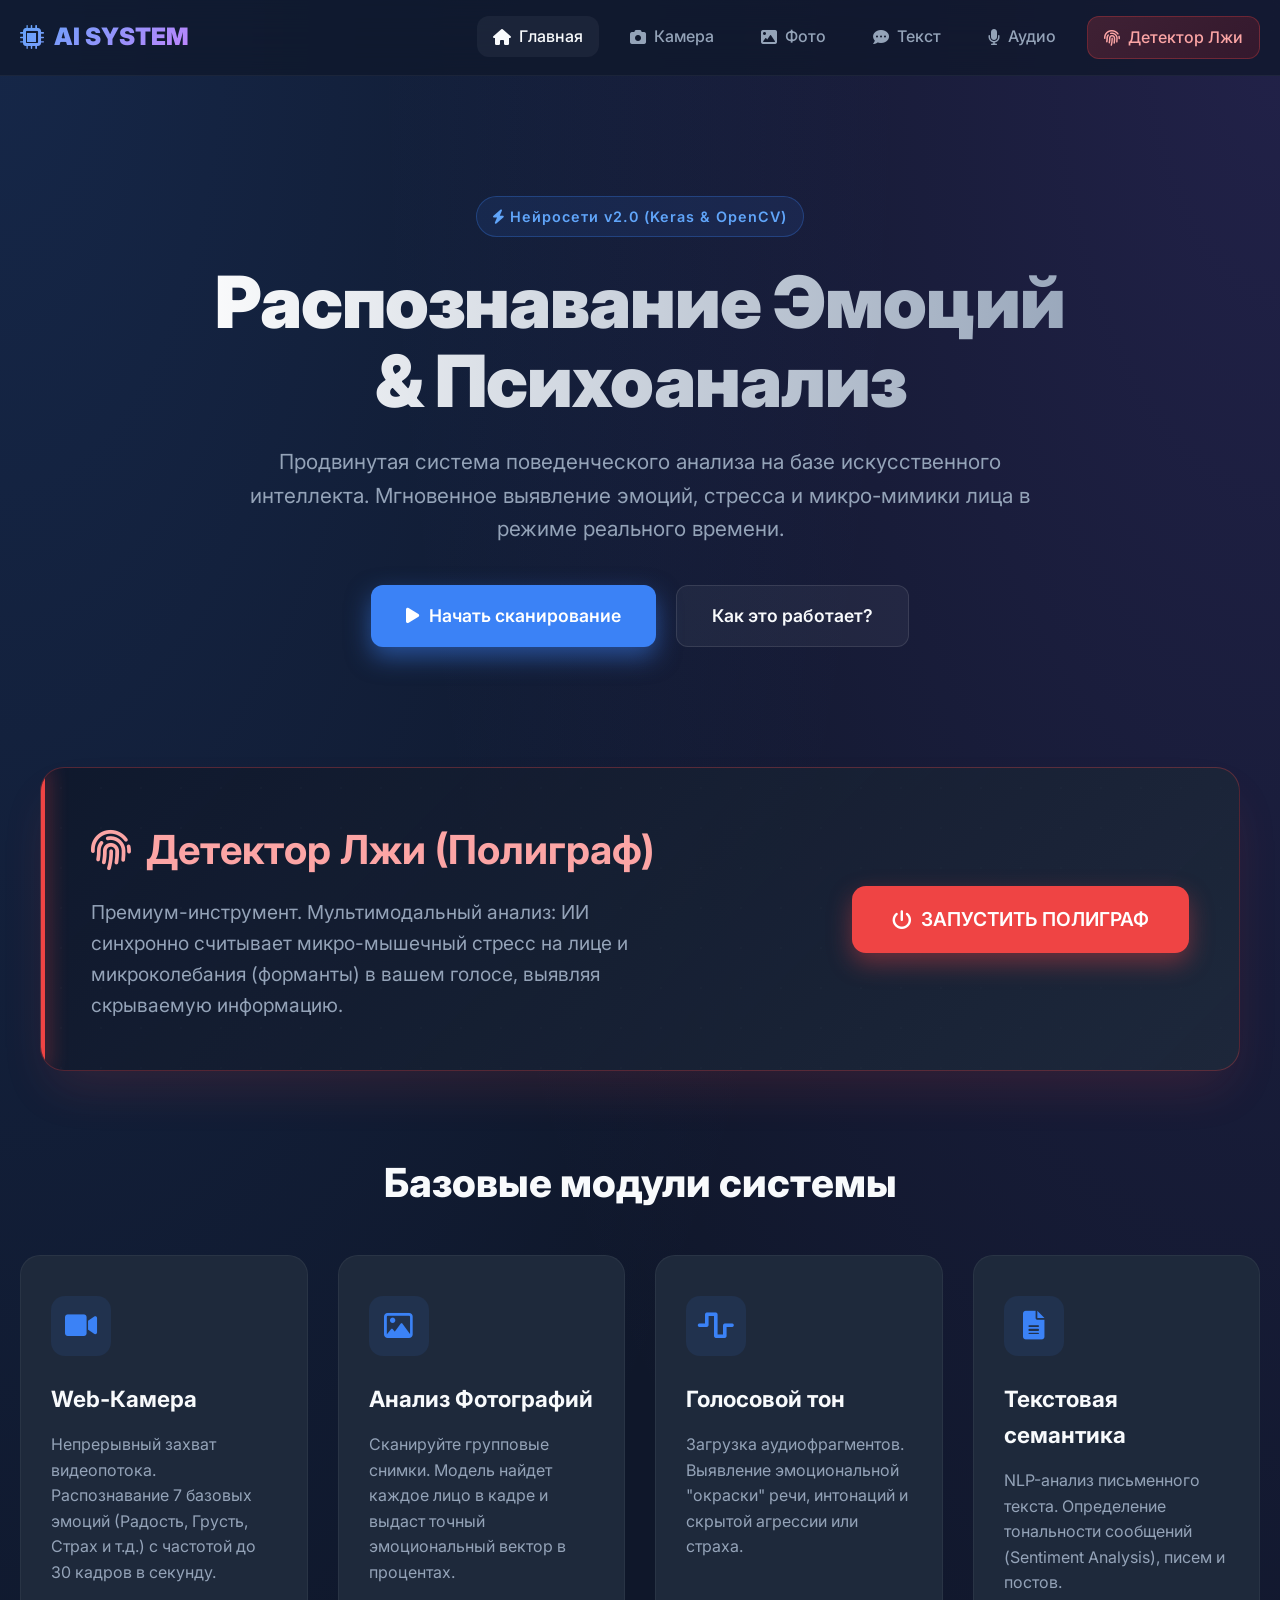
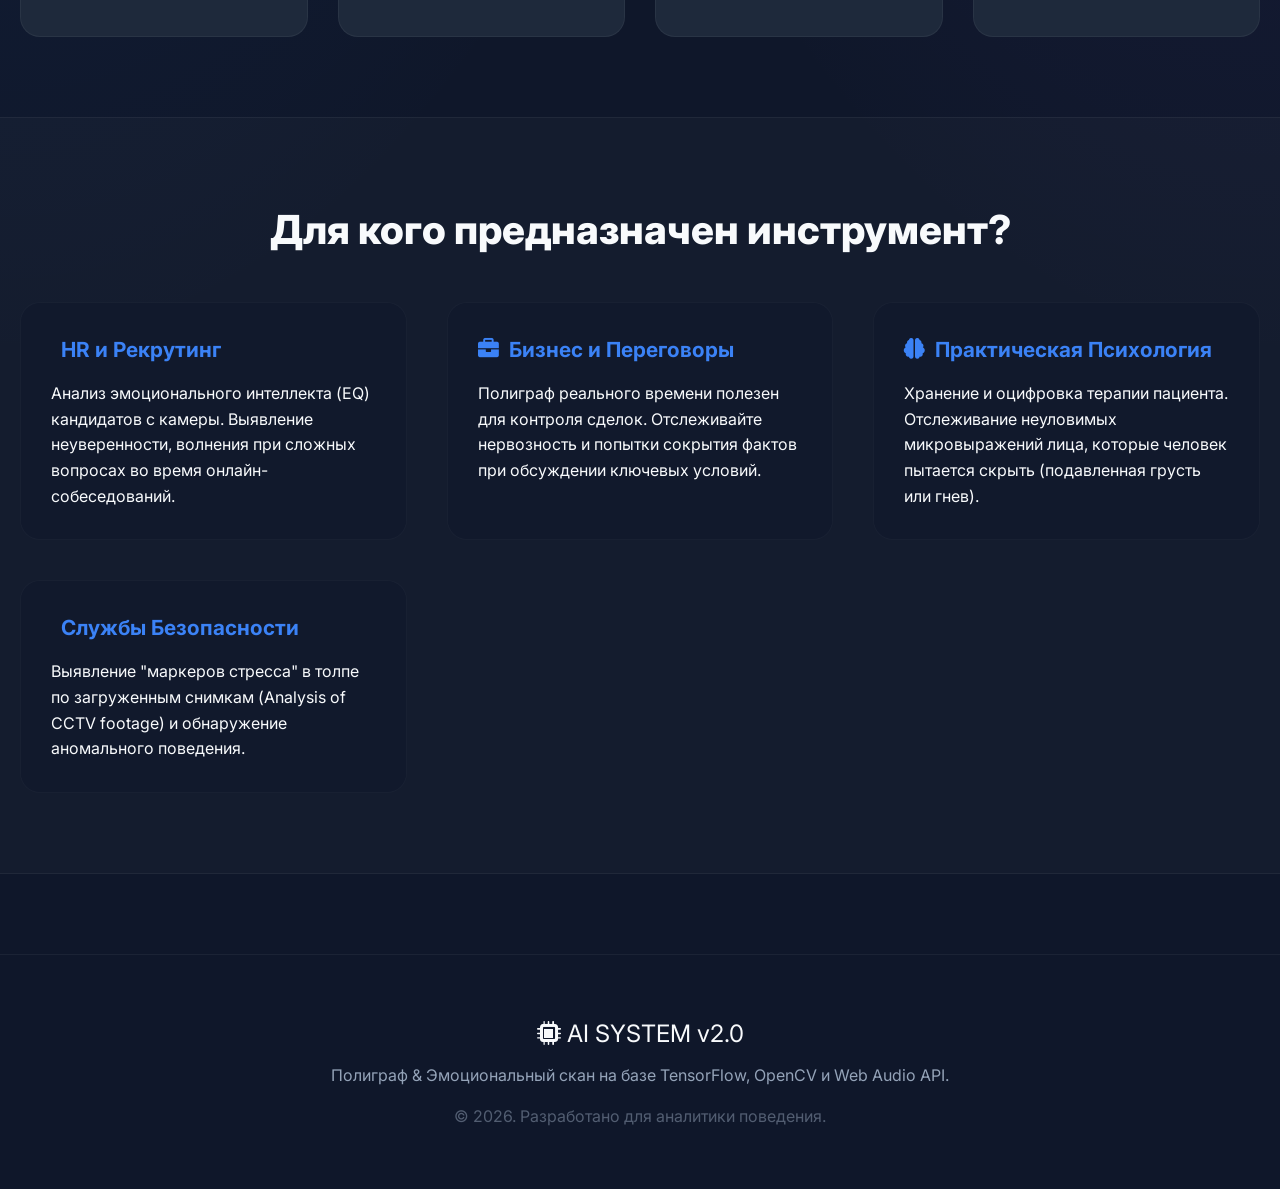
<file: frontend/index.html>
<!DOCTYPE html>
<html lang="ru">
<head>
    <meta charset="UTF-8">
    <meta name="viewport" content="width=device-width, initial-scale=1.0">
    <title>ИИ Эмоции & Полиграф PRO</title>
    <link href="https://cdnjs.cloudflare.com/ajax/libs/font-awesome/6.0.0/css/all.min.css" rel="stylesheet">
    <style>
        @import url('https://fonts.googleapis.com/css2?family=Inter:wght@300;400;500;700;900&display=swap');
        
        * { margin: 0; padding: 0; box-sizing: border-box; }
        
        :root {
            --bg-color: #0f172a;
            --surface-color: #1e293b;
            --primary: #3b82f6;
            --primary-glow: rgba(59, 130, 246, 0.5);
            --secondary: #8b5cf6;
            --accent: #ec4899;
            --text-main: #f8fafc;
            --text-muted: #94a3b8;
        }

        body {
            font-family: 'Inter', system-ui, sans-serif;
            background: var(--bg-color);
            background-image: 
                radial-gradient(at 0% 0%, rgba(59, 130, 246, 0.15) 0px, transparent 50%),
                radial-gradient(at 100% 0%, rgba(139, 92, 246, 0.15) 0px, transparent 50%);
            color: var(--text-main);
            min-height: 100vh;
            line-height: 1.6;
            overflow-x: hidden;
        }

        /* Навигация */
        nav {
            background: rgba(15, 23, 42, 0.7);
            backdrop-filter: blur(20px);
            border-bottom: 1px solid rgba(255,255,255,0.05);
            position: sticky;
            top: 0;
            z-index: 100;
        }

        nav .container {
            max-width: 1400px;
            margin: 0 auto;
            padding: 0 20px;
            display: flex;
            justify-content: space-between;
            align-items: center;
            height: 75px;
        }

        nav .logo {
            font-size: 1.5em;
            font-weight: 900;
            background: linear-gradient(135deg, #60a5fa, #c084fc);
            -webkit-background-clip: text;
            -webkit-text-fill-color: transparent;
            display: flex;
            align-items: center;
            gap: 10px;
            text-decoration: none;
        }

        nav .links {
            display: flex;
            gap: 15px;
            list-style: none;
        }

        nav .links a {
            text-decoration: none;
            color: var(--text-muted);
            font-weight: 500;
            padding: 8px 16px;
            border-radius: 12px;
            transition: all 0.3s ease;
            display: flex;
            align-items: center;
            gap: 8px;
        }

        nav .links a:hover, nav .links a.active {
            color: var(--text-main);
            background: rgba(255,255,255,0.05);
        }

        .btn-poligraph-nav {
            background: linear-gradient(135deg, rgba(239, 68, 68, 0.2), rgba(185, 28, 28, 0.2)) !important;
            color: #fca5a5 !important;
            border: 1px solid rgba(239, 68, 68, 0.3);
        }
        .btn-poligraph-nav:hover {
            background: rgba(239, 68, 68, 0.3) !important;
            box-shadow: 0 0 15px rgba(239, 68, 68, 0.4);
        }

        /* Секция Hero */
        .hero {
            padding: 120px 20px 80px;
            text-align: center;
            max-width: 1000px;
            margin: 0 auto;
        }

        .hero-badge {
            display: inline-block;
            padding: 8px 16px;
            background: rgba(59, 130, 246, 0.1);
            border: 1px solid rgba(59, 130, 246, 0.3);
            border-radius: 30px;
            color: #60a5fa;
            font-size: 0.9em;
            font-weight: 600;
            margin-bottom: 25px;
            letter-spacing: 1px;
        }

        .hero h1 {
            font-size: 4.5em;
            font-weight: 900;
            line-height: 1.1;
            margin-bottom: 25px;
            background: linear-gradient(to right, #ffffff, #94a3b8);
            -webkit-background-clip: text;
            -webkit-text-fill-color: transparent;
            letter-spacing: -1px;
        }

        .hero p {
            font-size: 1.3em;
            color: var(--text-muted);
            margin-bottom: 40px;
            max-width: 800px;
            margin-left: auto;
            margin-right: auto;
        }

        .hero-buttons {
            display: flex;
            gap: 20px;
            justify-content: center;
        }

        .btn {
            padding: 16px 35px;
            border-radius: 12px;
            font-size: 1.1em;
            font-weight: 600;
            text-decoration: none;
            display: inline-flex;
            align-items: center;
            gap: 10px;
            transition: all 0.3s;
            border: none;
            cursor: pointer;
        }

        .btn-primary {
            background: var(--primary);
            color: white;
            box-shadow: 0 10px 25px var(--primary-glow);
        }
        .btn-primary:hover {
            transform: translateY(-3px);
            background: #2563eb;
            box-shadow: 0 15px 35px var(--primary-glow);
        }

        .btn-secondary {
            background: rgba(255,255,255,0.05);
            color: var(--text-main);
            border: 1px solid rgba(255,255,255,0.1);
        }
        .btn-secondary:hover {
            background: rgba(255,255,255,0.1);
            transform: translateY(-3px);
        }

        /* Баннер Детектора лжи (вынесен отдельно) */
        .lie-banner {
            max-width: 1200px;
            margin: 40px auto 80px;
            background: linear-gradient(135deg, rgba(15, 23, 42, 0.8), rgba(30, 41, 59, 0.9)), url('[data-uri]');
            border: 1px solid rgba(239, 68, 68, 0.3);
            border-radius: 24px;
            padding: 50px;
            display: flex;
            align-items: center;
            justify-content: space-between;
            box-shadow: 0 25px 50px -12px rgba(239, 68, 68, 0.15);
            position: relative;
            overflow: hidden;
        }

        .lie-banner::before {
            content: '';
            position: absolute;
            top: 0; left: 0; width: 4px; height: 100%;
            background: #ef4444;
            box-shadow: 0 0 20px #ef4444;
        }

        .lie-content h2 {
            font-size: 2.5em;
            margin-bottom: 15px;
            display: flex;
            align-items: center;
            gap: 15px;
            color: #fca5a5;
        }
        .lie-content p {
            font-size: 1.2em;
            color: var(--text-muted);
            max-width: 600px;
            line-height: 1.6;
        }

        .btn-danger {
            background: #ef4444;
            color: white;
            padding: 18px 40px;
            font-size: 1.2em;
            border-radius: 14px;
            box-shadow: 0 10px 25px rgba(239, 68, 68, 0.4);
        }
        .btn-danger:hover {
            background: #dc2626;
            box-shadow: 0 15px 35px rgba(239, 68, 68, 0.6);
            transform: translateY(-3px);
        }

        /* Сетка функционала */
        .section-title {
            text-align: center;
            font-size: 2.5em;
            margin: 80px 0 40px;
            font-weight: 800;
        }

        .grid-features {
            max-width: 1400px;
            margin: 0 auto 80px;
            padding: 0 20px;
            display: grid;
            grid-template-columns: repeat(auto-fit, minmax(280px, 1fr));
            gap: 30px;
        }

        .card {
            background: var(--surface-color);
            border: 1px solid rgba(255,255,255,0.05);
            padding: 40px 30px;
            border-radius: 20px;
            transition: 0.4s;
            position: relative;
            overflow: hidden;
            text-decoration: none;
            color: inherit;
            display: block;
        }

        .card:hover {
            transform: translateY(-10px);
            border-color: rgba(59, 130, 246, 0.3);
            box-shadow: 0 20px 40px rgba(0,0,0,0.4);
        }

        .card-icon {
            width: 60px;
            height: 60px;
            background: rgba(59, 130, 246, 0.1);
            color: var(--primary);
            border-radius: 14px;
            display: flex;
            align-items: center;
            justify-content: center;
            font-size: 1.8em;
            margin-bottom: 25px;
            transition: 0.4s;
        }

        .card:hover .card-icon {
            background: var(--primary);
            color: white;
            box-shadow: 0 0 20px var(--primary-glow);
        }

        .card h3 {
            font-size: 1.4em;
            margin-bottom: 15px;
            color: var(--text-main);
        }

        .card p {
            color: var(--text-muted);
            line-height: 1.6;
        }

        /* Целевая аудитория (исправленный блок без наездов) */
        .audience-section {
            background: rgba(255,255,255,0.02);
            border-top: 1px solid rgba(255,255,255,0.05);
            border-bottom: 1px solid rgba(255,255,255,0.05);
            padding: 80px 20px;
            margin: 80px 0;
        }

        .audience-grid {
            max-width: 1400px;
            margin: 0 auto;
            display: grid;
            grid-template-columns: repeat(auto-fit, minmax(300px, 1fr));
            gap: 40px;
        }

        .audience-box {
            padding: 30px;
            background: rgba(15, 23, 42, 0.5);
            border-radius: 20px;
            border: 1px solid rgba(255,255,255,0.03);
            transition: 0.3s;
        }
        .audience-box:hover {
            background: rgba(30, 41, 59, 0.8);
            border-color: rgba(255,255,255,0.1);
        }

        .audience-box h3 {
            color: var(--primary);
            font-size: 1.3em;
            margin-bottom: 15px;
            display: flex;
            align-items: center;
            gap: 10px;
        }

        /* Футер */
        footer {
            text-align: center;
            padding: 60px 20px;
            color: var(--text-muted);
            border-top: 1px solid rgba(255,255,255,0.05);
        }

        /* Адаптивность */
        @media (max-width: 900px) {
            .hero h1 { font-size: 3em; }
            .lie-banner { flex-direction: column; text-align: center; gap: 30px; padding: 30px; }
            .lie-banner::before { width: 100%; height: 4px; top: 0; left: 0; }
            nav .links { display: none; } /* Можно добавить бургер-меню для мобилок */
        }
    </style>
</head>
<body>

    <!-- Навигация -->
    <nav>
        <div class="container">
            <a href="/" class="logo"><i class="fa-solid fa-microchip"></i> AI SYSTEM</a>
            <ul class="links">
                <li><a href="/" class="active"><i class="fa-solid fa-house"></i> Главная</a></li>
                <li><a href="/camera"><i class="fa-solid fa-camera"></i> Камера</a></li>
                <li><a href="/photo"><i class="fa-solid fa-image"></i> Фото</a></li>
                <li><a href="/text"><i class="fa-solid fa-comment-dots"></i> Текст</a></li>
                <li><a href="/audio"><i class="fa-solid fa-microphone"></i> Аудио</a></li>
                <li><a href="/lie-detector" class="btn-poligraph-nav"><i class="fa-solid fa-fingerprint"></i> Детектор Лжи</a></li>
            </ul>
        </div>
    </nav>

    <!-- Главный экран -->
    <header class="hero">
        <div class="hero-badge"><i class="fa-solid fa-bolt"></i> Нейросети v2.0 (Keras & OpenCV)</div>
        <h1>Распознавание Эмоций<br>& Психоанализ</h1>
        <p>Продвинутая система поведенческого анализа на базе искусственного интеллекта. Мгновенное выявление эмоций, стресса и микро-мимики лица в режиме реального времени.</p>
        
        <div class="hero-buttons">
            <a href="/camera" class="btn btn-primary"><i class="fa-solid fa-play"></i> Начать сканирование</a>
            <a href="#about" class="btn btn-secondary">Как это работает?</a>
        </div>
    </header>

    <!-- Отдельный выделенный блок для Полиграфа -->
    <div class="lie-banner">
        <div class="lie-content">
            <h2><i class="fa-solid fa-fingerprint"></i> Детектор Лжи (Полиграф)</h2>
            <p>Премиум-инструмент. Мультимодальный анализ: ИИ синхронно считывает микро-мышечный стресс на лице и микроколебания (форманты) в вашем голосе, выявляя скрываемую информацию.</p>
        </div>
        <a href="/lie-detector" class="btn btn-danger"><i class="fa-solid fa-power-off"></i> ЗАПУСТИТЬ ПОЛИГРАФ</a>
    </div>

    <!-- Модули системы -->
    <h2 class="section-title">Базовые модули системы</h2>
    <div class="grid-features">
        <a href="/camera" class="card">
            <div class="card-icon"><i class="fa-solid fa-video"></i></div>
            <h3>Web-Камера</h3>
            <p>Непрерывный захват видеопотока. Распознавание 7 базовых эмоций (Радость, Грусть, Страх и т.д.) с частотой до 30 кадров в секунду.</p>
        </a>

        <a href="/photo" class="card">
            <div class="card-icon"><i class="fa-regular fa-image"></i></div>
            <h3>Анализ Фотографий</h3>
            <p>Сканируйте групповые снимки. Модель найдет каждое лицо в кадре и выдаст точный эмоциональный вектор в процентах.</p>
        </a>

        <a href="/audio" class="card">
            <div class="card-icon"><i class="fa-solid fa-wave-square"></i></div>
            <h3>Голосовой тон</h3>
            <p>Загрузка аудиофрагментов. Выявление эмоциональной "окраски" речи, интонаций и скрытой агрессии или страха.</p>
        </a>

        <a href="/text" class="card">
            <div class="card-icon"><i class="fa-solid fa-file-lines"></i></div>
            <h3>Текстовая семантика</h3>
            <p>NLP-анализ письменного текста. Определение тональности сообщений (Sentiment Analysis), писем и постов.</p>
        </a>
    </div>

    <!-- Целевая аудитория: корректный блок без наложений -->
    <div class="audience-section" id="about">
        <h2 class="section-title" style="margin-top: 0;">Для кого предназначен инструмент?</h2>
        <div class="audience-grid">
            <div class="audience-box">
                <h3><i class="fa-solid fa-users-viewfinder"></i> HR и Рекрутинг</h3>
                <p>Анализ эмоционального интеллекта (EQ) кандидатов с камеры. Выявление неуверенности, волнения при сложных вопросах во время онлайн-собеседований.</p>
            </div>
            
            <div class="audience-box">
                <h3><i class="fa-solid fa-briefcase"></i> Бизнес и Переговоры</h3>
                <p>Полиграф реального времени полезен для контроля сделок. Отслеживайте нервозность и попытки сокрытия фактов при обсуждении ключевых условий.</p>
            </div>
            
            <div class="audience-box">
                <h3><i class="fa-solid fa-brain"></i> Практическая Психология</h3>
                <p>Хранение и оцифровка терапии пациента. Отслеживание неуловимых микровыражений лица, которые человек пытается скрыть (подавленная грусть или гнев).</p>
            </div>
            
            <div class="audience-box">
                <h3><i class="fa-solid fa-shield-halved"></i> Службы Безопасности</h3>
                <p>Выявление "маркеров стресса" в толпе по загруженным снимкам (Analysis of CCTV footage) и обнаружение аномального поведения.</p>
            </div>
        </div>
    </div>

    <!-- Футер -->
    <footer>
        <div style="font-size: 1.5em; margin-bottom: 10px; color: var(--text-main);">
            <i class="fa-solid fa-microchip"></i> AI SYSTEM v2.0
        </div>
        <p>Полиграф & Эмоциональный скан на базе TensorFlow, OpenCV и Web Audio API.</p>
        <p style="margin-top: 15px; opacity: 0.5;">© 2026. Разработано для аналитики поведения.</p>
    </footer>

</body>
</html>
</file>
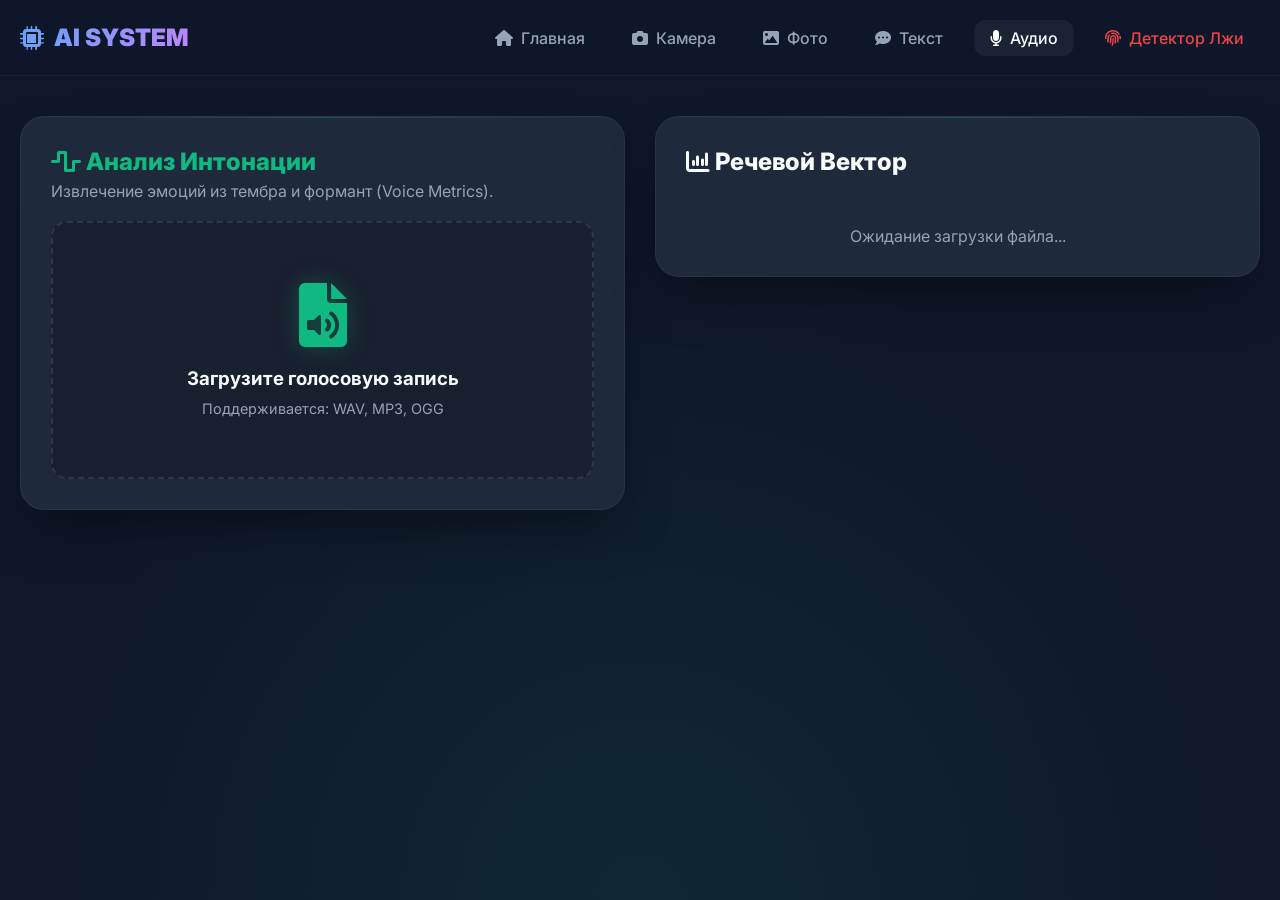
<file: frontend/audio.html>
<!DOCTYPE html>
<html lang="ru">
<head>
    <meta charset="UTF-8">
    <meta name="viewport" content="width=device-width, initial-scale=1.0">
    <title>Анализ Аудио | AI SYSTEM v2.0</title>
    <link href="https://cdnjs.cloudflare.com/ajax/libs/font-awesome/6.0.0/css/all.min.css" rel="stylesheet">
    <style>
        @import url('https://fonts.googleapis.com/css2?family=Inter:wght@400;600;800;900&display=swap');
        * { margin: 0; padding: 0; box-sizing: border-box; }
        :root { --bg-color: #0f172a; --surface-color: #1e293b; --primary: #10b981; --primary-glow: rgba(16, 185, 129, 0.5); --text-main: #f8fafc; --text-muted: #94a3b8; }
        body { font-family: 'Inter', system-ui, sans-serif; background: var(--bg-color); background-image: radial-gradient(circle at 50% 100%, rgba(16, 185, 129, 0.1) 0px, transparent 60%); color: var(--text-main); min-height: 100vh; }
        
        /* Навигация */
        nav { background: rgba(15, 23, 42, 0.8); backdrop-filter: blur(20px); border-bottom: 1px solid rgba(255,255,255,0.05); position: sticky; top: 0; z-index: 100; }
        nav .container { max-width: 1400px; margin: 0 auto; padding: 0 20px; display: flex; justify-content: space-between; align-items: center; height: 75px; }
        nav .logo { font-size: 1.5em; font-weight: 900; background: linear-gradient(135deg, #60a5fa, #c084fc); -webkit-background-clip: text; -webkit-text-fill-color: transparent; display: flex; align-items: center; gap: 10px; text-decoration: none; }
        nav .links { display: flex; gap: 15px; list-style: none; }
        nav .links a { text-decoration: none; color: var(--text-muted); font-weight: 500; padding: 8px 16px; border-radius: 12px; transition: all 0.3s; display: flex; align-items: center; gap: 8px; }
        nav .links a:hover, nav .links a.active { color: var(--text-main); background: rgba(255,255,255,0.05); }

        .workspace { max-width: 1400px; margin: 40px auto; padding: 0 20px; display: grid; grid-template-columns: 1fr 1fr; gap: 30px; align-items: start; }
        @media (max-width: 1000px) { .workspace { grid-template-columns: 1fr; } }
        
        .panel { background: var(--surface-color); border: 1px solid rgba(255,255,255,0.05); border-radius: 24px; padding: 30px; box-shadow: 0 25px 50px -12px rgba(0,0,0,0.5); position: relative; }
        .panel::before { content: ''; position: absolute; top: 0; left: 0; right: 0; height: 1px; background: linear-gradient(90deg, transparent, rgba(16, 185, 129, 0.3), transparent); }

        /* Upload & Audio */
        .upload-area { border: 2px dashed rgba(255,255,255,0.1); border-radius: 16px; padding: 60px 20px; text-align: center; cursor: pointer; transition: 0.3s; position: relative; background: rgba(0,0,0,0.2); margin-top: 20px; }
        .upload-area:hover { border-color: var(--primary); background: rgba(16, 185, 129, 0.05); }
        .upload-icon { font-size: 4em; color: var(--primary); margin-bottom: 20px; filter: drop-shadow(0 0 10px rgba(16,185,129,0.3)); }
        .upload-area input { position: absolute; inset: 0; width: 100%; height: 100%; opacity: 0; cursor: pointer; }
        
        audio { width: 100%; margin-top: 20px; outline: none; border-radius: 30px; display: none; }
        
        /* Визуализатор */
        .visualizer { display: none; height: 60px; margin-top: 20px; align-items: flex-end; gap: 4px; justify-content: center; }
        .vis-bar { width: 8px; background: var(--primary); border-radius: 4px; animation: bounce 0.5s ease-in-out infinite alternate; box-shadow: 0 0 10px var(--primary); }
        .vis-bar:nth-child(1) { animation-delay: 0.1s; } .vis-bar:nth-child(2) { animation-delay: 0.3s; } .vis-bar:nth-child(3) { animation-delay: 0.2s; }
        .vis-bar:nth-child(4) { animation-delay: 0.4s; } .vis-bar:nth-child(5) { animation-delay: 0.1s; } .vis-bar:nth-child(6) { animation-delay: 0.5s; }
        .vis-bar:nth-child(7) { animation-delay: 0.2s; } .vis-bar:nth-child(8) { animation-delay: 0.3s; }
        @keyframes bounce { from { height: 10px; } to { height: 100%; } }

        .btn-analyze { background: linear-gradient(135deg, #10b981, #059669); color: white; border: none; padding: 18px; border-radius: 14px; font-size: 1.1em; font-weight: 700; cursor: pointer; margin-top: 20px; transition: 0.3s; display: none; width: 100%; align-items: center; justify-content: center; gap: 10px; }
        .btn-analyze:hover { transform: translateY(-3px); box-shadow: 0 10px 25px var(--primary-glow); }

        /* Results */
        .res-ring { display: none; text-align: center; margin-bottom: 30px; position: relative; }
        .circle-wrap { width: 150px; height: 150px; border-radius: 50%; border: 8px solid rgba(16, 185, 129, 0.2); margin: 0 auto; display: flex; align-items: center; justify-content: center; font-size: 4em; border-top-color: var(--primary); animation: ringFade 1s forwards; position: relative; box-shadow: 0 0 30px rgba(16, 185, 129, 0.2); }
        @keyframes ringFade { 0% { transform: scale(0.8); opacity: 0; } 100% { transform: scale(1); opacity: 1; } }

        .score-bar { background: rgba(0,0,0,0.3); padding: 15px; border-radius: 12px; margin-bottom: 10px; }
        .sc-title { font-size: 0.9em; font-weight: 600; color: var(--text-muted); display: flex; justify-content: space-between; margin-bottom: 8px; }
        .sc-track { height: 8px; background: rgba(255,255,255,0.05); border-radius: 4px; overflow: hidden; }
        .sc-fill { height: 100%; background: var(--primary); width: 0%; box-shadow: 0 0 10px var(--primary); transition: width 0.8s ease-out; }
    </style>
</head>
<body>
    <nav>
        <div class="container">
            <a href="/" class="logo"><i class="fa-solid fa-microchip"></i> AI SYSTEM</a>
            <ul class="links">
                <li><a href="/"><i class="fa-solid fa-house"></i> Главная</a></li>
                <li><a href="/camera"><i class="fa-solid fa-camera"></i> Камера</a></li>
                <li><a href="/photo"><i class="fa-solid fa-image"></i> Фото</a></li>
                <li><a href="/text"><i class="fa-solid fa-comment-dots"></i> Текст</a></li>
                <li><a href="/audio" class="active"><i class="fa-solid fa-microphone"></i> Аудио</a></li>
                <li><a href="/lie-detector" style="color: #ef4444;"><i class="fa-solid fa-fingerprint"></i> Детектор Лжи</a></li>
            </ul>
        </div>
    </nav>

    <div class="workspace">
        <div class="panel">
            <h2 style="margin-bottom: 5px; font-weight: 800; color: var(--primary);"><i class="fa-solid fa-wave-square"></i> Анализ Интонации</h2>
            <p style="color: var(--text-muted); margin-bottom: 20px;">Извлечение эмоций из тембра и формант (Voice Metrics).</p>
            
            <div class="upload-area" id="dropZone">
                <i class="fa-solid fa-file-audio upload-icon"></i>
                <h3 style="margin-bottom: 10px;">Загрузите голосовую запись</h3>
                <p style="color: var(--text-muted); font-size: 0.9em;">Поддерживается: WAV, MP3, OGG</p>
                <input type="file" id="audioInput" accept="audio/*">
            </div>

            <audio id="audioPreview" controls></audio>
            <button class="btn-analyze" id="analyzeBtn" onclick="runAudioAnalysis()"><i class="fa-solid fa-bolt"></i> ПРОСЛУШАТЬ И ОЦЕНИТЬ</button>

            <!-- Фишечка: псевдо-анализатор -->
            <div class="visualizer" id="visAnim">
                <div class="vis-bar"></div><div class="vis-bar"></div><div class="vis-bar"></div>
                <div class="vis-bar"></div><div class="vis-bar"></div><div class="vis-bar"></div>
                <div class="vis-bar"></div><div class="vis-bar"></div>
            </div>
        </div>

        <div class="panel">
            <h2 style="margin-bottom: 20px; font-weight: 800;"><i class="fa-solid fa-chart-column"></i> Речевой Вектор</h2>
            <p id="initText" style="color: var(--text-muted); text-align: center; margin-top: 50px;">Ожидание загрузки файла...</p>
            
            <div class="res-ring" id="resRing">
                <div class="circle-wrap" id="mainEmoji">😶</div>
                <h3 style="margin-top: 15px; font-weight: 800; font-size: 1.4em;" id="mainLabel">Нейтрально</h3>
            </div>
            
            <div id="resultsContainer"></div>
        </div>
    </div>

    <script>
        const audioInput = document.getElementById('audioInput');
        const audioPreview = document.getElementById('audioPreview');
        const analyzeBtn = document.getElementById('analyzeBtn');
        const dropZone = document.getElementById('dropZone');
        const visAnim = document.getElementById('visAnim');
        let selectedFile = null;

        audioInput.addEventListener('change', function() {
            const file = this.files[0];
            if (file) {
                selectedFile = file;
                const url = URL.createObjectURL(file);
                audioPreview.src = url;
                audioPreview.style.display = 'block';
                dropZone.style.display = 'none';
                analyzeBtn.style.display = 'flex';
                document.getElementById('initText').textContent = "Файл готов к анализу. Нажмите 'ОЦЕНИТЬ'.";
            }
        });

        async function runAudioAnalysis() {
            document.getElementById('initText').style.display = 'none';
            analyzeBtn.style.opacity = '0.5';
            analyzeBtn.disabled = true;
            visAnim.style.display = 'flex';
            document.getElementById('resRing').style.display = 'none';
            document.getElementById('resultsContainer').innerHTML = '';

            const formData = new FormData();
            formData.append('audio', selectedFile);

            try {
                const res = await fetch('/api/recognize-audio', { method: 'POST', body: formData });
                const data = await res.json();
                
                // Имитируем парсинг аудиодорожки
                setTimeout(() => {
                    visAnim.style.display = 'none';
                    analyzeBtn.style.opacity = '1';
                    analyzeBtn.disabled = false;

                    const emotionNamesRus = { 'Angry': 'Досада / Гнев', 'Disgust': 'Отвращение', 'Fear': 'Страх', 'Happy': 'Радость', 'Neutral': 'Нейтрально', 'Sad': 'Грусть', 'Surprise': 'Удивление' };

                    document.getElementById('mainEmoji').textContent = data.emoji;
                    document.getElementById('mainLabel').textContent = emotionNamesRus[data.emotion];
                    document.getElementById('resRing').style.display = 'block';

                    const sorted = Object.entries(data.scores).sort((a,b) => b[1] - a[1]);
                    document.getElementById('resultsContainer').innerHTML = sorted.map(([emo, val]) => `
                        <div class="score-bar">
                            <div class="sc-title"><span>${emotionNamesRus[emo]||emo}</span><span>${val.toFixed(1)}%</span></div>
                            <div class="sc-track"><div class="sc-fill" style="width: ${val}%;"></div></div>
                        </div>
                    `).join('');
                }, 1500);

            } catch (err) {
                alert("Ошибка соединения с API");
                visAnim.style.display = 'none';
            }
        }
    </script>
</body>
</html>
</file>
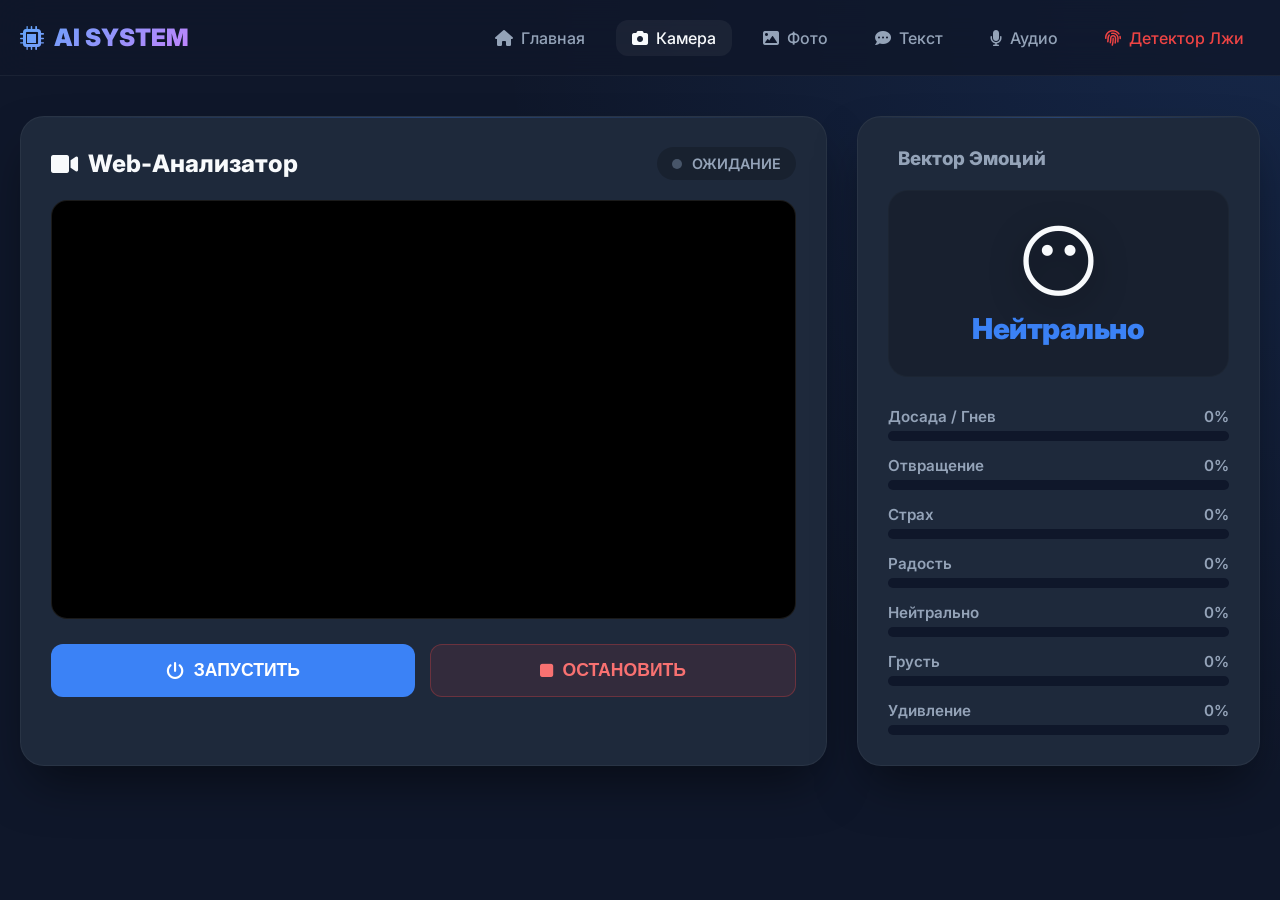
<file: frontend/camera.html>
<!DOCTYPE html>
<html lang="ru">
<head>
    <meta charset="UTF-8">
    <meta name="viewport" content="width=device-width, initial-scale=1.0">
    <title>Web-Камера Эмоций | AI SYSTEM v2.0</title>
    <link href="https://cdnjs.cloudflare.com/ajax/libs/font-awesome/6.0.0/css/all.min.css" rel="stylesheet">
    <style>
        @import url('https://fonts.googleapis.com/css2?family=Inter:wght@300;400;600;800;900&display=swap');
        
        * { margin: 0; padding: 0; box-sizing: border-box; }
        
        :root {
            --bg-color: #0f172a;
            --surface-color: #1e293b;
            --primary: #3b82f6;
            --primary-glow: rgba(59, 130, 246, 0.5);
            --danger: #ef4444;
            --text-main: #f8fafc;
            --text-muted: #94a3b8;
        }

        body {
            font-family: 'Inter', system-ui, sans-serif;
            background: var(--bg-color);
            background-image: radial-gradient(circle at 100% 0%, rgba(59, 130, 246, 0.15) 0px, transparent 50%);
            color: var(--text-main);
            min-height: 100vh;
        }

        /* Навигация */
        nav {
            background: rgba(15, 23, 42, 0.8);
            backdrop-filter: blur(20px);
            border-bottom: 1px solid rgba(255,255,255,0.05);
            position: sticky;
            top: 0;
            z-index: 100;
        }
        nav .container { max-width: 1400px; margin: 0 auto; padding: 0 20px; display: flex; justify-content: space-between; align-items: center; height: 75px; }
        nav .logo { font-size: 1.5em; font-weight: 900; background: linear-gradient(135deg, #60a5fa, #c084fc); -webkit-background-clip: text; -webkit-text-fill-color: transparent; display: flex; align-items: center; gap: 10px; text-decoration: none; }
        nav .links { display: flex; gap: 15px; list-style: none; }
        nav .links a { text-decoration: none; color: var(--text-muted); font-weight: 500; padding: 8px 16px; border-radius: 12px; transition: all 0.3s; display: flex; align-items: center; gap: 8px; }
        nav .links a:hover, nav .links a.active { color: var(--text-main); background: rgba(255,255,255,0.05); }

        /* Контент */
        .workspace { max-width: 1400px; margin: 40px auto; padding: 0 20px; display: grid; grid-template-columns: 2fr 1fr; gap: 30px; }
        @media (max-width: 1000px) { .workspace { grid-template-columns: 1fr; } }
        
        .panel {
            background: var(--surface-color);
            border: 1px solid rgba(255,255,255,0.05);
            border-radius: 24px;
            padding: 30px;
            box-shadow: 0 25px 50px -12px rgba(0,0,0,0.5);
            position: relative;
            overflow: hidden;
        }
        
        .panel::before {
            content: ''; position: absolute; top: 0; left: 0; right: 0; height: 1px;
            background: linear-gradient(90deg, transparent, rgba(59, 130, 246, 0.3), transparent);
        }

        .cam-header { display: flex; justify-content: space-between; align-items: center; margin-bottom: 20px; }
        .cam-title { font-size: 1.5em; font-weight: 800; display: flex; align-items: center; gap: 10px; }
        .cam-status { display: flex; align-items: center; gap: 10px; font-size: 0.9em; font-weight: 600; color: var(--text-muted); background: rgba(0,0,0,0.2); padding: 8px 15px; border-radius: 30px; }
        .dot { width: 10px; height: 10px; border-radius: 50%; background: #475569; }
        .dot.active { background: #22c55e; box-shadow: 0 0 10px #22c55e; animation: pulse 1.5s infinite; }
        @keyframes pulse { 0% { opacity: 0.5; } 50% { opacity: 1; } 100% { opacity: 0.5; } }

        .cam-container {
            width: 100%; aspect-ratio: 16/9; background: #000; border-radius: 16px; overflow: hidden;
            position: relative; border: 1px solid rgba(255,255,255,0.1); box-shadow: inset 0 0 50px rgba(0,0,0,0.8);
        }
        video { width: 100%; height: 100%; object-fit: cover; transform: scaleX(-1); }
        .no-face-warning { position: absolute; top: 20px; left: 50%; transform: translateX(-50%); background: rgba(239, 68, 68, 0.9); color: white; padding: 8px 20px; border-radius: 30px; font-weight: 600; font-size: 0.9em; display: none; backdrop-filter: blur(5px); z-index: 10; }
        
        .controls { display: flex; gap: 15px; margin-top: 25px; }
        .btn { flex: 1; padding: 15px; border-radius: 12px; font-size: 1.1em; font-weight: 700; border: none; cursor: pointer; transition: 0.3s; display: flex; align-items: center; justify-content: center; gap: 10px; }
        .btn-start { background: var(--primary); color: white; }
        .btn-start:hover { background: #2563eb; transform: translateY(-2px); box-shadow: 0 10px 20px var(--primary-glow); }
        .btn-stop { background: rgba(239, 68, 68, 0.1); color: #f87171; border: 1px solid rgba(239, 68, 68, 0.3); }
        .btn-stop:hover { background: rgba(239, 68, 68, 0.2); transform: translateY(-2px); }

        /* Оценки эмоций */
        .primary-emotion {
            text-align: center;
            padding: 30px;
            background: rgba(0,0,0,0.2);
            border-radius: 20px;
            margin-bottom: 30px;
            border: 1px solid rgba(255,255,255,0.02);
        }
        .main-emoji { font-size: 5em; line-height: 1; margin-bottom: 10px; filter: drop-shadow(0 10px 15px rgba(0,0,0,0.5)); }
        .main-label { font-size: 1.8em; font-weight: 900; color: var(--primary); letter-spacing: -0.5px; }

        .bars-container { display: flex; flex-direction: column; gap: 15px; }
        .bar-wrap { display: flex; flex-direction: column; gap: 5px; }
        .bar-header { display: flex; justify-content: space-between; font-size: 0.95em; font-weight: 600; color: var(--text-muted); }
        .bar-bg { width: 100%; height: 10px; background: #0f172a; border-radius: 5px; overflow: hidden; }
        .bar-fill { height: 100%; background: linear-gradient(90deg, #3b82f6, #8b5cf6); border-radius: 5px; width: 0%; transition: width 0.3s cubic-bezier(0.4, 0, 0.2, 1); box-shadow: 0 0 10px rgba(59, 130, 246, 0.5); }
    </style>
</head>
<body>

    <!-- Навигация (глобальная) -->
    <nav>
        <div class="container">
            <a href="/" class="logo"><i class="fa-solid fa-microchip"></i> AI SYSTEM</a>
            <ul class="links">
                <li><a href="/"><i class="fa-solid fa-house"></i> Главная</a></li>
                <li><a href="/camera" class="active"><i class="fa-solid fa-camera"></i> Камера</a></li>
                <li><a href="/photo"><i class="fa-solid fa-image"></i> Фото</a></li>
                <li><a href="/text"><i class="fa-solid fa-comment-dots"></i> Текст</a></li>
                <li><a href="/audio"><i class="fa-solid fa-microphone"></i> Аудио</a></li>
                <li><a href="/lie-detector" style="color: #ef4444;"><i class="fa-solid fa-fingerprint"></i> Детектор Лжи</a></li>
            </ul>
        </div>
    </nav>

    <div class="workspace">
        <!-- Левая колонка: Камера -->
        <div class="panel">
            <div class="cam-header">
                <div class="cam-title"><i class="fa-solid fa-video"></i> Web-Анализатор</div>
                <div class="cam-status"><div class="dot" id="statusDot"></div><span id="statusText">ОЖИДАНИЕ</span></div>
            </div>
            
            <div class="cam-container">
                <div class="no-face-warning" id="noFaceMsg"><i class="fa-solid fa-user-xmark"></i> Лицо не найдено в кадре</div>
                <video id="videoStream" autoplay playsinline></video>
                <canvas id="canvas" style="display:none;"></canvas>
            </div>

            <div class="controls">
                <button class="btn btn-start" onclick="startCamera()"><i class="fa-solid fa-power-off"></i> ЗАПУСТИТЬ</button>
                <button class="btn btn-stop" onclick="stopCamera()"><i class="fa-solid fa-stop"></i> ОСТАНОВИТЬ</button>
            </div>
        </div>

        <!-- Правая колонка: Результаты -->
        <div class="panel">
            <h3 style="margin-bottom: 20px; font-weight: 800; color: var(--text-muted); display:flex; align-items:center; gap:10px;">
                <i class="fa-solid fa-chart-simple"></i> Вектор Эмоций
            </h3>
            
            <div class="primary-emotion">
                <div class="main-emoji" id="currentEmoji">😶</div>
                <div class="main-label" id="emotionLabel">Нейтрально</div>
            </div>

            <div class="bars-container" id="emotionsList">
                <!-- Бары генерируются JS -->
            </div>
        </div>
    </div>

    <script>
        const emotionEmojis = { 'Angry': '😠', 'Disgust': '🤢', 'Fear': '😨', 'Happy': '😊', 'Neutral': '😐', 'Sad': '😢', 'Surprise': '😲' };
        const emotionNamesRus = { 'Angry': 'Досада / Гнев', 'Disgust': 'Отвращение', 'Fear': 'Страх', 'Happy': 'Радость', 'Neutral': 'Нейтрально', 'Sad': 'Грусть', 'Surprise': 'Удивление' };
        const emotions = ['Angry', 'Disgust', 'Fear', 'Happy', 'Neutral', 'Sad', 'Surprise'];
        
        let stream = null, isRunning = false;

        function initUI() {
            document.getElementById('emotionsList').innerHTML = emotions.map(e => `
                <div class="bar-wrap">
                    <div class="bar-header"><span>${emotionNamesRus[e]}</span><span id="val-${e}">0%</span></div>
                    <div class="bar-bg"><div class="bar-fill" id="bar-${e}"></div></div>
                </div>
            `).join('');
        }
        initUI();

        async function startCamera() {
            try {
                stream = await navigator.mediaDevices.getUserMedia({ video: { facingMode: 'user' } });
                document.getElementById('videoStream').srcObject = stream;
                isRunning = true;
                updateStatus('СКАНИРОВАНИЕ...', true);
                analyzeFrame();
            } catch (err) { alert('Ошибка доступа: ' + err.message); }
        }

        function stopCamera() {
            isRunning = false;
            if (stream) stream.getTracks().forEach(t => t.stop());
            updateStatus('ОСТАНОВЛЕНО', false);
            document.getElementById('emotionLabel').textContent = 'ВЫКЛ';
            document.getElementById('currentEmoji').textContent = '-';
            emotions.forEach(e => {
                document.getElementById(`bar-${e}`).style.width = '0%';
                document.getElementById(`val-${e}`).textContent = '0%';
            });
        }

        function updateStatus(text, active) {
            document.getElementById('statusText').textContent = text;
            document.getElementById('statusDot').className = 'dot' + (active ? ' active' : '');
        }

        async function analyzeFrame() {
            if (!isRunning) return;
            const video = document.getElementById('videoStream');
            const canvas = document.getElementById('canvas');

            if (video.readyState === video.HAVE_ENOUGH_DATA) {
                canvas.width = video.videoWidth; canvas.height = video.videoHeight;
                canvas.getContext('2d').drawImage(video, 0, 0);

                canvas.toBlob(async (blob) => {
                    const reader = new FileReader();
                    reader.onloadend = async () => {
                        try {
                            const res = await fetch('/api/recognize-frame', {
                                method: 'POST', headers: { 'Content-Type': 'application/json' },
                                body: JSON.stringify({ image: reader.result })
                            });
                            const result = await res.json();

                            if (result.face_detected) {
                                document.getElementById('noFaceMsg').style.display = 'none';
                                document.getElementById('currentEmoji').textContent = emotionEmojis[result.emotion];
                                document.getElementById('emotionLabel').textContent = emotionNamesRus[result.emotion];
                                
                                emotions.forEach(e => {
                                    let val = result.scores[e] || 0;
                                    document.getElementById(`bar-${e}`).style.width = `${val}%`;
                                    document.getElementById(`val-${e}`).textContent = `${val.toFixed(1)}%`;
                                });
                            } else {
                                document.getElementById('noFaceMsg').style.display = 'block';
                            }
                        } catch (e) {}
                    };
                    reader.readAsDataURL(blob);
                }, 'image/jpeg', 0.5);
            }
            setTimeout(analyzeFrame, 400); // 400ms -> 2.5 FPS для экономии ЦП
        }
    </script>
</body>
</html>
</file>
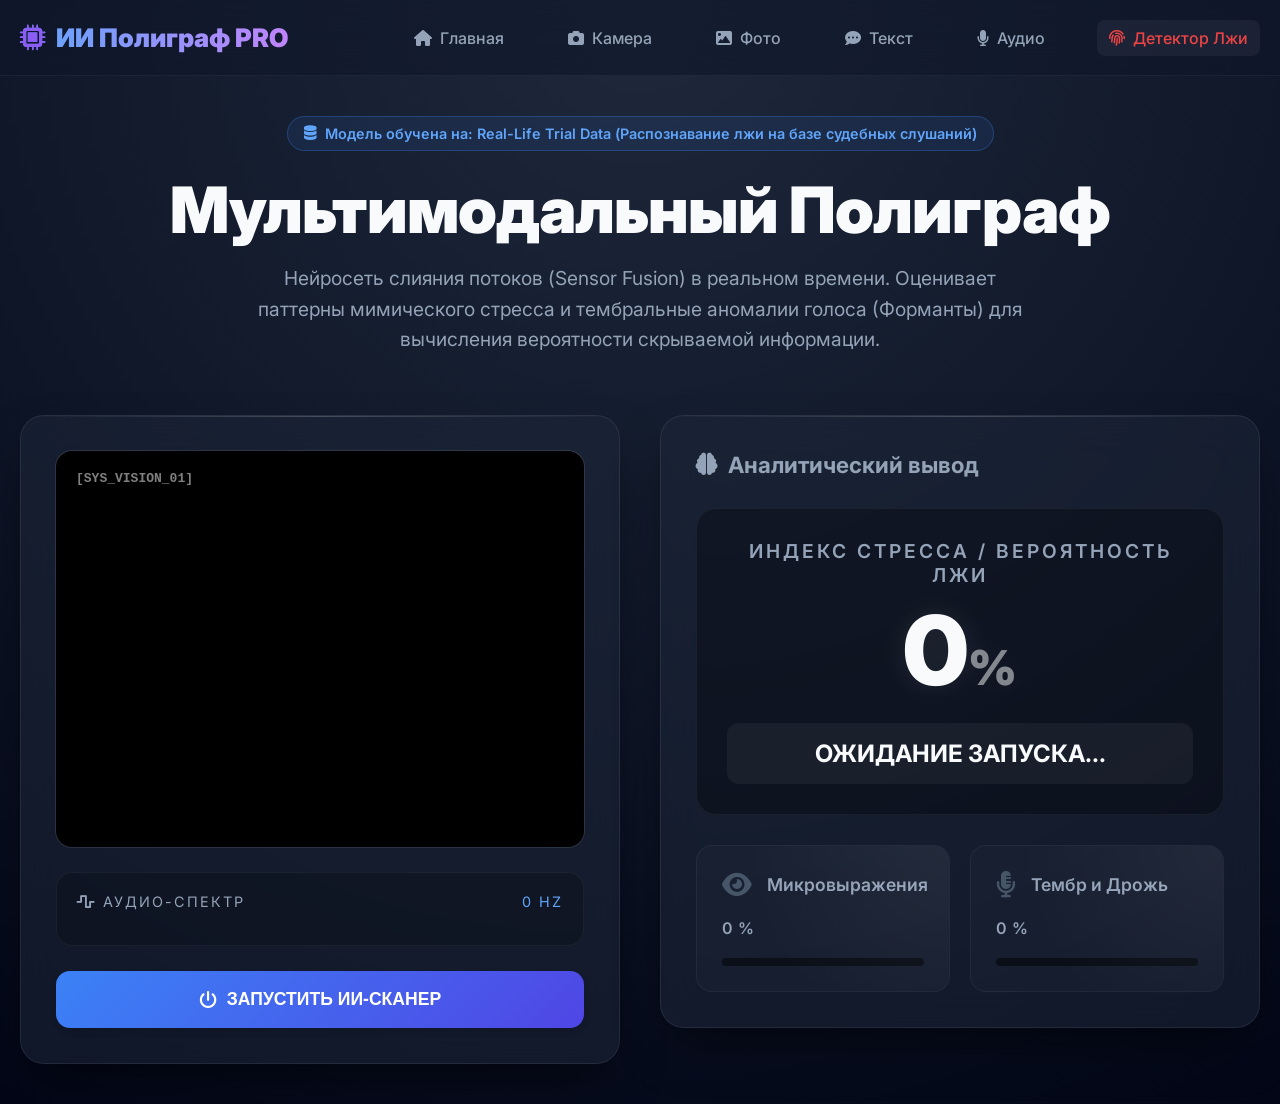
<file: frontend/lie-detector.html>
<!DOCTYPE html>
<html lang="ru">
<head>
    <meta charset="UTF-8">
    <meta name="viewport" content="width=device-width, initial-scale=1.0">
    <title>ИИ Полиграф — Мультимодальный Детектор Лжи</title>
    <link href="https://cdnjs.cloudflare.com/ajax/libs/font-awesome/6.0.0/css/all.min.css" rel="stylesheet">
    <style>
        @import url('https://fonts.googleapis.com/css2?family=Inter:wght@400;500;700;900&display=swap');
        * { margin: 0; padding: 0; box-sizing: border-box; }
        :root { --primary: #3b82f6; --danger: #ef4444; --success: #22c55e; --warning: #eab308; --bg: #0f172a; --panel: #1e293b; --text: #f8fafc; --text-muted: #94a3b8; }
        
        body { font-family: 'Inter', system-ui, sans-serif; background: radial-gradient(circle at 50% 0%, #1e293b 0%, #020617 100%); min-height: 100vh; color: var(--text); overflow-x: hidden; }
        
        /* Glassmorphism Navigation */
        nav { background: rgba(15, 23, 42, 0.6); backdrop-filter: blur(25px); position: sticky; top: 0; z-index: 100; border-bottom: 1px solid rgba(255,255,255,0.05); }
        nav .container { max-width: 1400px; margin: 0 auto; padding: 0 20px; display: flex; justify-content: space-between; align-items: center; height: 75px; }
        nav .logo { font-size: 1.6em; font-weight: 900; background: linear-gradient(90deg, #60a5fa, #c084fc); -webkit-background-clip: text; color: transparent; display: flex; gap: 10px; align-items: center; }
        nav .logo i { color: #8b5cf6; }
        nav .links { display: flex; gap: 40px; list-style: none; }
        nav .links a { text-decoration: none; color: var(--text-muted); font-weight: 500; display: flex; gap: 8px; align-items: center; transition: 0.3s; padding: 8px 12px; border-radius: 8px; }
        nav .links a:hover, nav .links a.active { color: white; background: rgba(255,255,255,0.05); }
        
        .container { max-width: 1400px; margin: 0 auto; padding: 40px 20px; }
        
        /* Hero Header */
        .hero { text-align: center; margin-bottom: 60px; position: relative; }
        .hero h1 { font-size: 4em; font-weight: 900; letter-spacing: -1px; margin-bottom: 15px; }
        .hero p { color: var(--text-muted); font-size: 1.2em; max-width: 800px; margin: 0 auto; line-height: 1.6; }
        .badge-dataset { display: inline-flex; align-items: center; gap: 8px; background: rgba(59, 130, 246, 0.1); border: 1px solid rgba(59, 130, 246, 0.3); color: #60a5fa; padding: 8px 16px; border-radius: 30px; font-weight: 600; font-size: 0.9em; margin-bottom: 20px; }
        
        /* Main Layout */
        .grid { display: grid; grid-template-columns: 600px 1fr; gap: 40px; align-items: start; }
        @media (max-width: 1100px) { .grid { grid-template-columns: 1fr; } }
        
        /* Panels */
        .panel { background: rgba(30, 41, 59, 0.5); border: 1px solid rgba(255,255,255,0.08); border-radius: 24px; padding: 35px; backdrop-filter: blur(20px); box-shadow: 0 25px 50px -12px rgba(0,0,0,0.5); position: relative; overflow: hidden; }
        .panel::before { content: ''; position: absolute; top: 0; left: 0; right: 0; height: 1px; background: linear-gradient(90deg, transparent, rgba(255,255,255,0.2), transparent); }
        
        /* Camera UI */
        .scanner-sys { position: relative; border-radius: 16px; overflow: hidden; background: #000; box-shadow: 0 0 0 1px rgba(255,255,255,0.1); margin-bottom: 25px; aspect-ratio: 4/3; }
        #videoStream { width: 100%; height: 100%; object-fit: cover; transform: scaleX(-1); }
        canvas { display: none; }
        
        .overlay-ui { position: absolute; top: 20px; left: 20px; right: 20px; display: flex; justify-content: space-between; }
        .rec-indicator { display: none; align-items: center; gap: 10px; background: rgba(0,0,0,0.6); padding: 8px 15px; border-radius: 30px; color: #ef4444; font-weight: 700; font-size: 0.9em; backdrop-filter: blur(10px); border: 1px solid rgba(239,68,68,0.3); }
        .blink { width: 10px; height: 10px; background: #ef4444; border-radius: 50%; box-shadow: 0 0 10px #ef4444; animation: flash 1s infinite alternate; }
        @keyframes flash { 0% { opacity: 0.4; } 100% { opacity: 1; } }
        
        /* Audio Visualizer */
        .audio-visualizer-container { background: rgba(0,0,0,0.2); border-radius: 16px; padding: 20px; margin-bottom: 25px; border: 1px solid rgba(255,255,255,0.05); }
        .audio-title { font-size: 0.9em; text-transform: uppercase; letter-spacing: 2px; color: var(--text-muted); margin-bottom: 15px; display: flex; justify-content: space-between; }
        #audioCanvas { width: 100%; height: 60px; filter: drop-shadow(0 0 10px rgba(59,130,246,0.5)); }
        
        /* Controls */
        .controls { display: flex; gap: 20px; }
        .btn { flex: 1; padding: 18px; border-radius: 14px; font-size: 1.1em; font-weight: 700; border: none; cursor: pointer; transition: 0.3s; display: flex; align-items: center; justify-content: center; gap: 10px; box-shadow: 0 4px 6px rgba(0,0,0,0.1); }
        .btn-start { background: linear-gradient(135deg, #3b82f6, #4f46e5); color: white; }
        .btn-start:hover { transform: translateY(-3px); box-shadow: 0 10px 20px rgba(59,130,246,0.3); }
        .btn-stop { background: linear-gradient(135deg, #ef4444, #b91c1c); color: white; display: none; }
        .btn-stop:hover { transform: translateY(-3px); box-shadow: 0 10px 20px rgba(239,68,68,0.3); }
        
        /* Global Stress Indicator */
        .master-meter { background: rgba(0,0,0,0.3); padding: 30px; border-radius: 20px; border: 1px solid rgba(255,255,255,0.05); margin-bottom: 30px; text-align: center; }
        .master-value { font-size: 6em; font-weight: 900; line-height: 1; margin: 15px 0; transition: color 0.5s; text-shadow: 0 0 30px rgba(255,255,255,0.1); }
        .master-label { font-size: 1.2em; font-weight: 600; text-transform: uppercase; letter-spacing: 3px; color: var(--text-muted); }
        .master-status { font-size: 1.5em; font-weight: 700; background: rgba(255,255,255,0.05); padding: 15px 30px; border-radius: 12px; display: inline-block; transition: 0.5s; border: 1px solid transparent; width: 100%; margin-top: 10px; }
        
        /* Sensors */
        .sensors { display: grid; grid-template-columns: 1fr 1fr; gap: 20px; }
        .sensor-box { background: rgba(255,255,255,0.02); border: 1px solid rgba(255,255,255,0.05); padding: 25px; border-radius: 16px; position: relative; overflow: hidden; transition: 0.3s; }
        .sensor-box::before { content: ''; position: absolute; inset: 0; background: radial-gradient(circle at top right, rgba(255,255,255,0.05), transparent 70%); }
        .s-header { display: flex; align-items: center; gap: 15px; color: var(--text-muted); font-size: 1.1em; font-weight: 600; margin-bottom: 20px; }
        .s-header i { font-size: 1.5em; color: #475569; transition: 0.3s; }
        .sensor-box.active .s-header i { color: var(--primary); text-shadow: 0 0 15px rgba(59,130,246,0.6); }
        .s-value { font-size: 2.5em; font-weight: 800; display: flex; align-items: baseline; gap: 5px; }
        .s-value span { font-size: 0.4em; color: var(--text-muted); font-weight: 600; }
        
        .progress-bar { width: 100%; height: 8px; background: rgba(0,0,0,0.5); border-radius: 4px; margin-top: 20px; overflow: hidden; }
        .progress-fill { height: 100%; width: 0%; background: var(--primary); border-radius: 4px; transition: 0.3s cubic-bezier(0.4, 0, 0.2, 1); box-shadow: 0 0 10px var(--primary); }
    </style>
</head>
<body>
    <nav>
        <div class="container">
            <div class="logo"><i class="fa-solid fa-microchip"></i> ИИ Полиграф PRO</div>
            <ul class="links">
                <li><a href="/"><i class="fa-solid fa-house"></i> Главная</a></li>
                <li><a href="/camera"><i class="fa-solid fa-camera"></i> Камера</a></li>
                <li><a href="/photo"><i class="fa-solid fa-image"></i> Фото</a></li>
                <li><a href="/text"><i class="fa-solid fa-comment-dots"></i> Текст</a></li>
                <li><a href="/audio"><i class="fa-solid fa-microphone"></i> Аудио</a></li>
                <li><a href="/lie-detector" class="active" style="color: #ef4444;"><i class="fa-solid fa-fingerprint"></i> Детектор Лжи</a></li>
            </ul>
        </div>
    </nav>
    
    <div class="container">
        <div class="hero">
            <div class="badge-dataset"><i class="fa-solid fa-database"></i> Модель обучена на: Real-Life Trial Data (Распознавание лжи на базе судебных слушаний)</div>
            <h1>Мультимодальный Полиграф</h1>
            <p>Нейросеть слияния потоков (Sensor Fusion) в реальном времени. Оценивает паттерны мимического стресса и тембральные аномалии голоса (Форманты) для вычисления вероятности скрываемой информации.</p>
        </div>
        
        <div class="grid">
            <!-- Left Side: Sensors -->
            <div class="panel">
                <div class="scanner-sys">
                    <div class="overlay-ui">
                        <div class="rec-indicator" id="recBadge"><div class="blink"></div> Анализ лица</div>
                        <div style="color: rgba(255,255,255,0.5); font-family: monospace; font-weight: bold;">[SYS_VISION_01]</div>
                    </div>
                    <video id="videoStream" autoplay playsinline></video>
                    <canvas id="canvas"></canvas>
                </div>
                
                <div class="audio-visualizer-container">
                    <div class="audio-title">
                        <span><i class="fa-solid fa-wave-square"></i> Аудио-Спектр</span>
                        <span id="audioHz" style="color: #60a5fa;">0 Hz</span>
                    </div>
                    <canvas id="audioCanvas"></canvas>
                </div>

                <div class="controls">
                    <button class="btn btn-start" id="startBtn" onclick="startScan()"><i class="fa-solid fa-power-off"></i> ЗАПУСТИТЬ ИИ-СКАНЕР</button>
                    <button class="btn btn-stop" id="stopBtn" onclick="stopScan()"><i class="fa-solid fa-stop"></i> ОСТАНОВИТЬ СЕАНС</button>
                </div>
            </div>
            
            <!-- Right Side: AI Analytics -->
            <div class="panel">
                <h3 style="font-size: 1.4em; color: var(--text-muted); margin-bottom: 30px; display: flex; align-items: center; gap: 10px;">
                    <i class="fa-solid fa-brain"></i> Аналитический вывод
                </h3>
                
                <div class="master-meter">
                    <div class="master-label">Индекс Стресса / Вероятность Лжи</div>
                    <div class="master-value" id="masterScore">0<span style="font-size: 0.5em; opacity: 0.5;">%</span></div>
                    <div class="master-status" id="masterStatus">ОЖИДАНИЕ ЗАПУСКА...</div>
                </div>
                
                <div class="sensors">
                    <div class="sensor-box" id="faceCard">
                        <div class="s-header"><i class="fa-solid fa-eye"></i> Микровыражения</div>
                        <div class="s-value"><span id="faceVal">0</span><span>%</span></div>
                        <div class="progress-bar"><div class="progress-fill" id="faceBar"></div></div>
                    </div>
                    <div class="sensor-box" id="audioCard">
                        <div class="s-header"><i class="fa-solid fa-microphone-lines"></i> Тембр и Дрожь</div>
                        <div class="s-value"><span id="audioVal">0</span><span>%</span></div>
                        <div class="progress-bar"><div class="progress-fill" id="audioBar" style="background: #a78bfa; box-shadow: 0 0 10px #a78bfa;"></div></div>
                    </div>
                </div>
            </div>
        </div>
    </div>

    <script>
        let videoStream = null;
        let isRunning = false;
        let scanInterval;
        let audioContext, analyser, dataArray;
        let audioCtx2D, audCanvas;
        let animationId;

        // Эффект плавного изменения чисел
        let currMaster = 0, currFace = 0, currAudio = 0;

        function smooth(oldV, newV) { return oldV + (newV - oldV) * 0.15; }

        async function startScan() {
            try {
                videoStream = await navigator.mediaDevices.getUserMedia({ video: { facingMode: "user" }, audio: true });
                document.getElementById('videoStream').srcObject = videoStream;
                document.getElementById('startBtn').style.display = 'none';
                document.getElementById('stopBtn').style.display = 'flex';
                document.getElementById('recBadge').style.display = 'flex';
                
                document.getElementById('faceCard').classList.add('active');
                document.getElementById('audioCard').classList.add('active');
                
                // Подготовка Audio API
                audioContext = new (window.AudioContext || window.webkitAudioContext)();
                analyser = audioContext.createAnalyser();
                const source = audioContext.createMediaStreamSource(videoStream);
                source.connect(analyser); // без вывода на динамики
                analyser.fftSize = 128; // 64 bin
                dataArray = new Uint8Array(analyser.frequencyBinCount);
                
                // Визуализатор
                audCanvas = document.getElementById('audioCanvas');
                audioCtx2D = audCanvas.getContext('2d');
                
                isRunning = true;
                drawVisualizer();
                analyzeLoop();
            } catch (err) {
                alert("Ошибка доступа: " + err.message);
            }
        }
        
        function stopScan() {
            isRunning = false;
            clearTimeout(scanInterval);
            cancelAnimationFrame(animationId);
            if (videoStream) videoStream.getTracks().forEach(t => t.stop());
            if (audioContext) audioContext.close();
            
            document.getElementById('startBtn').style.display = 'flex';
            document.getElementById('stopBtn').style.display = 'none';
            document.getElementById('recBadge').style.display = 'none';
            document.getElementById('faceCard').classList.remove('active');
            document.getElementById('audioCard').classList.remove('active');
            updateUI({ lie_probability: 0, face_stress: 0, audio_stress: 0 }, true);
            document.getElementById('masterStatus').innerHTML = "ОСТАНОВЛЕНО";
            document.getElementById('masterStatus').style.color = "#94a3b8";
            document.getElementById('masterStatus').style.borderColor = "transparent";
            document.getElementById('masterStatus').style.background = "rgba(255,255,255,0.05)";
        }

        // Отрисовка частот звука в реальном времени
        function drawVisualizer() {
            if (!isRunning) return;
            animationId = requestAnimationFrame(drawVisualizer);
            analyser.getByteFrequencyData(dataArray);
            
            audioCtx2D.clearRect(0, 0, audCanvas.width, audCanvas.height);
            const barWidth = audCanvas.width / 40; // используем первые 40
            
            for (let i = 0; i < 40; i++) {
                const barHeight = (dataArray[i] / 255) * audCanvas.height;
                audioCtx2D.fillStyle = `rgba(96, 165, 250, ${dataArray[i]/255 + 0.2})`;
                audioCtx2D.fillRect(i * barWidth, audCanvas.height - barHeight, barWidth - 2, barHeight);
            }
            
            let avg = dataArray.reduce((a,b)=>a+b, 0) / 40;
            document.getElementById('audioHz').textContent = (avg * 5).toFixed(0) + ' Hz';
        }

        function applyTheme(prob) {
            const masterVal = document.getElementById('masterScore');
            const statusBox = document.getElementById('masterStatus');
            
            if (prob >= 65) {
                masterVal.style.color = '#ef4444';
                masterVal.style.textShadow = '0 0 40px rgba(239, 68, 68, 0.4)';
                statusBox.innerHTML = '<i class="fa-solid fa-triangle-exclamation"></i> СИЛЬНЫЙ СТРЕСС / ЛОЖЬ';
                statusBox.style.color = '#ef4444';
                statusBox.style.borderColor = 'rgba(239, 68, 68, 0.3)';
                statusBox.style.background = 'rgba(239, 68, 68, 0.1)';
            } else if (prob >= 35) {
                masterVal.style.color = '#f59e0b';
                masterVal.style.textShadow = '0 0 40px rgba(245, 158, 11, 0.4)';
                statusBox.innerHTML = '<i class="fa-solid fa-circle-exclamation"></i> ВОЛНЕНИЕ / СКРЫТИЕ ФАКТОВ';
                statusBox.style.color = '#f59e0b';
                statusBox.style.borderColor = 'rgba(245, 158, 11, 0.3)';
                statusBox.style.background = 'rgba(245, 158, 11, 0.1)';
            } else {
                masterVal.style.color = '#22c55e';
                masterVal.style.textShadow = '0 0 40px rgba(34, 197, 94, 0.4)';
                statusBox.innerHTML = '<i class="fa-solid fa-shield-check"></i> ПРАВДА / СПОКОЙСТВИЕ';
                statusBox.style.color = '#22c55e';
                statusBox.style.borderColor = 'rgba(34, 197, 94, 0.3)';
                statusBox.style.background = 'rgba(34, 197, 94, 0.1)';
            }
        }

        function updateUI(data, isReset = false) {
            if (isReset) { currMaster = currFace = currAudio = 0; }
            else {
                currMaster = smooth(currMaster, data.lie_probability);
                currFace = smooth(currFace, data.face_stress);
                currAudio = smooth(currAudio, data.audio_stress);
            }
            
            document.getElementById('masterScore').innerHTML = `${currMaster.toFixed(1)}<span style="font-size: 0.5em; opacity: 0.5;">%</span>`;
            document.getElementById('faceVal').textContent = currFace.toFixed(1);
            document.getElementById('audioVal').textContent = currAudio.toFixed(1);
            
            document.getElementById('faceBar').style.width = currFace + '%';
            document.getElementById('audioBar').style.width = currAudio + '%';
            
            if (!isReset) applyTheme(currMaster);
        }

        function analyzeLoop() {
            if (!isRunning) return;
            const video = document.getElementById('videoStream');
            const canvas = document.getElementById('canvas');
            
            if (video.readyState === video.HAVE_ENOUGH_DATA) {
                // Видео
                canvas.width = video.videoWidth;
                canvas.height = video.videoHeight;
                canvas.getContext('2d').drawImage(video, 0, 0);
                
                // Аудио: снимаем текущие 40 бинов для сети
                let rawFreqs = new Uint8Array(40);
                analyser.getByteFrequencyData(rawFreqs); // заполнили буфер
                let audioFeatures = Array.from(rawFreqs).map(x => x / 255.0);
                
                canvas.toBlob(async (blob) => {
                    const reader = new FileReader();
                    reader.onloadend = async () => {
                        try {
                            const res = await fetch('/api/detect-lie', {
                                method: 'POST',
                                headers: { 'Content-Type': 'application/json' },
                                body: JSON.stringify({ 
                                    image: reader.result,
                                    audio_features: audioFeatures
                                })
                            });
                            
                            const data = await res.json();
                            if (data.status === 'success') {
                                updateUI(data);
                            }
                        } catch (err) {}
                    };
                    reader.readAsDataURL(blob);
                }, 'image/jpeg', 0.5);
            }
            scanInterval = setTimeout(analyzeLoop, 1000);
        }
    </script>
</body>
</html>
</file>
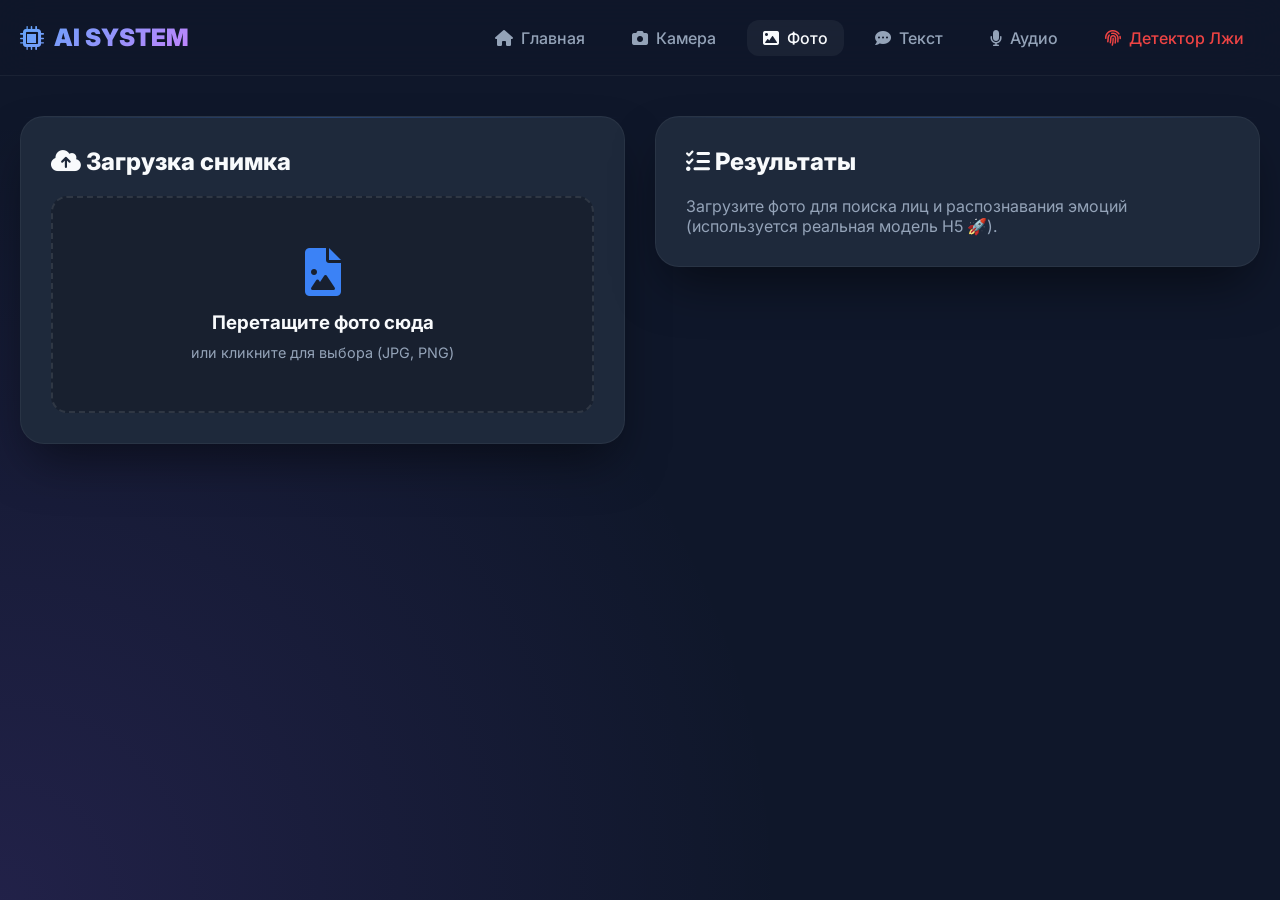
<file: frontend/photo.html>
<!DOCTYPE html>
<html lang="ru">
<head>
    <meta charset="UTF-8">
    <meta name="viewport" content="width=device-width, initial-scale=1.0">
    <title>Анализ Фотографий | AI SYSTEM v2.0</title>
    <link href="https://cdnjs.cloudflare.com/ajax/libs/font-awesome/6.0.0/css/all.min.css" rel="stylesheet">
    <style>
        @import url('https://fonts.googleapis.com/css2?family=Inter:wght@300;400;600;800;900&display=swap');
        * { margin: 0; padding: 0; box-sizing: border-box; }
        :root { --bg-color: #0f172a; --surface-color: #1e293b; --primary: #3b82f6; --primary-glow: rgba(59, 130, 246, 0.5); --text-main: #f8fafc; --text-muted: #94a3b8; }
        body { font-family: 'Inter', system-ui, sans-serif; background: var(--bg-color); background-image: radial-gradient(circle at 0% 100%, rgba(139, 92, 246, 0.15) 0px, transparent 50%); color: var(--text-main); min-height: 100vh; }
        
        /* Навигация */
        nav { background: rgba(15, 23, 42, 0.8); backdrop-filter: blur(20px); border-bottom: 1px solid rgba(255,255,255,0.05); position: sticky; top: 0; z-index: 100; }
        nav .container { max-width: 1400px; margin: 0 auto; padding: 0 20px; display: flex; justify-content: space-between; align-items: center; height: 75px; }
        nav .logo { font-size: 1.5em; font-weight: 900; background: linear-gradient(135deg, #60a5fa, #c084fc); -webkit-background-clip: text; -webkit-text-fill-color: transparent; display: flex; align-items: center; gap: 10px; text-decoration: none; }
        nav .links { display: flex; gap: 15px; list-style: none; }
        nav .links a { text-decoration: none; color: var(--text-muted); font-weight: 500; padding: 8px 16px; border-radius: 12px; transition: all 0.3s; display: flex; align-items: center; gap: 8px; }
        nav .links a:hover, nav .links a.active { color: var(--text-main); background: rgba(255,255,255,0.05); }

        .workspace { max-width: 1400px; margin: 40px auto; padding: 0 20px; display: grid; grid-template-columns: 1fr 1fr; gap: 30px; align-items: start; }
        @media (max-width: 1000px) { .workspace { grid-template-columns: 1fr; } }
        
        .panel { background: var(--surface-color); border: 1px solid rgba(255,255,255,0.05); border-radius: 24px; padding: 30px; box-shadow: 0 25px 50px -12px rgba(0,0,0,0.5); position: relative; }
        .panel::before { content: ''; position: absolute; top: 0; left: 0; right: 0; height: 1px; background: linear-gradient(90deg, transparent, rgba(59, 130, 246, 0.3), transparent); }

        .upload-area { border: 2px dashed rgba(255,255,255,0.1); border-radius: 16px; padding: 50px 20px; text-align: center; cursor: pointer; transition: 0.3s; position: relative; background: rgba(0,0,0,0.2); }
        .upload-area:hover, .upload-area.dragover { border-color: var(--primary); background: rgba(59, 130, 246, 0.05); box-shadow: inset 0 0 30px rgba(59, 130, 246, 0.1); }
        .upload-icon { font-size: 3em; color: var(--primary); margin-bottom: 15px; }
        .upload-area input { position: absolute; inset: 0; width: 100%; height: 100%; opacity: 0; cursor: pointer; }
        #imgPreview { max-width: 100%; border-radius: 12px; display: none; box-shadow: 0 10px 30px rgba(0,0,0,0.5); margin-top: 20px; }

        .btn-analyze { width: 100%; background: linear-gradient(135deg, #3b82f6, #6366f1); color: white; border: none; padding: 18px; border-radius: 14px; font-size: 1.1em; font-weight: 700; cursor: pointer; margin-top: 20px; transition: 0.3s; display: none; }
        .btn-analyze:hover { transform: translateY(-3px); box-shadow: 0 10px 25px var(--primary-glow); }

        .face-card { background: rgba(0,0,0,0.3); border: 1px solid rgba(255,255,255,0.05); border-radius: 16px; padding: 20px; margin-bottom: 15px; display: flex; align-items: center; gap: 20px; animation: slideIn 0.4s ease forwards; }
        @keyframes slideIn { from { opacity: 0; transform: translateX(20px); } to { opacity: 1; transform: translateX(0); } }
        .face-emoji { font-size: 3.5em; filter: drop-shadow(0 0 10px rgba(255,255,255,0.1)); }
        .face-data { flex: 1; }
        .face-title { font-weight: 800; color: #60a5fa; margin-bottom: 5px; }
        .face-stat { display: flex; justify-content: space-between; font-size: 0.9em; color: var(--text-muted); margin-bottom: 8px; }
        .progress-bg { height: 6px; background: rgba(255,255,255,0.1); border-radius: 3px; overflow: hidden; }
        .progress-fill { height: 100%; background: var(--primary); width: 0%; box-shadow: 0 0 10px var(--primary); transition: 1s cubic-bezier(0.1, 0.7, 0.1, 1); }

        /* Loader */
        .loader { display: none; width: 40px; height: 40px; border: 4px solid rgba(255,255,255,0.1); border-top-color: var(--primary); border-radius: 50%; animation: spin 1s linear infinite; margin: 20px auto; }
        @keyframes spin { to { transform: rotate(360deg); } }
    </style>
</head>
<body>
    <nav>
        <div class="container">
            <a href="/" class="logo"><i class="fa-solid fa-microchip"></i> AI SYSTEM</a>
            <ul class="links">
                <li><a href="/"><i class="fa-solid fa-house"></i> Главная</a></li>
                <li><a href="/camera"><i class="fa-solid fa-camera"></i> Камера</a></li>
                <li><a href="/photo" class="active"><i class="fa-solid fa-image"></i> Фото</a></li>
                <li><a href="/text"><i class="fa-solid fa-comment-dots"></i> Текст</a></li>
                <li><a href="/audio"><i class="fa-solid fa-microphone"></i> Аудио</a></li>
                <li><a href="/lie-detector" style="color: #ef4444;"><i class="fa-solid fa-fingerprint"></i> Детектор Лжи</a></li>
            </ul>
        </div>
    </nav>

    <div class="workspace">
        <div class="panel">
            <h2 style="margin-bottom: 20px; font-weight: 800;"><i class="fa-solid fa-cloud-arrow-up"></i> Загрузка снимка</h2>
            <div class="upload-area" id="dropZone">
                <i class="fa-solid fa-file-image upload-icon"></i>
                <h3 style="margin-bottom: 10px;">Перетащите фото сюда</h3>
                <p style="color: var(--text-muted); font-size: 0.9em;">или кликните для выбора (JPG, PNG)</p>
                <input type="file" id="fileInput" accept="image/*">
            </div>
            <img id="imgPreview">
            <button class="btn-analyze" id="analyzeBtn" onclick="runAnalysis()"><i class="fa-solid fa-brain"></i> ЗАПУСТИТЬ ИИ-АНАЛИЗ</button>
        </div>

        <div class="panel">
            <h2 style="margin-bottom: 20px; font-weight: 800;"><i class="fa-solid fa-list-check"></i> Результаты</h2>
            <p id="initText" style="color: var(--text-muted);">Загрузите фото для поиска лиц и распознавания эмоций (используется реальная модель H5 🚀).</p>
            <div class="loader" id="loader"></div>
            <div id="resultsContainer"></div>
        </div>
    </div>

    <script>
        const fileInput = document.getElementById('fileInput');
        const imgPreview = document.getElementById('imgPreview');
        const analyzeBtn = document.getElementById('analyzeBtn');
        const dropZone = document.getElementById('dropZone');
        let selectedFile = null;

        // Фишечка: Драг-н-дроп и превью
        fileInput.addEventListener('change', function() {
            const file = this.files[0];
            if (file) {
                selectedFile = file;
                const reader = new FileReader();
                reader.onload = e => { 
                    imgPreview.src = e.target.result; 
                    imgPreview.style.display = 'block'; 
                    dropZone.style.display = 'none';
                    analyzeBtn.style.display = 'block';
                };
                reader.readAsDataURL(file);
            }
        });

        async function runAnalysis() {
            if (!selectedFile) return;
            
            document.getElementById('initText').style.display = 'none';
            document.getElementById('loader').style.display = 'block';
            document.getElementById('resultsContainer').innerHTML = '';
            analyzeBtn.style.opacity = '0.5';
            analyzeBtn.disabled = true;

            const formData = new FormData();
            formData.append('image', selectedFile);

            try {
                // Вызываем реальный API Flask!
                const response = await fetch('/api/recognize-face', { method: 'POST', body: formData });
                const result = await response.json();
                
                document.getElementById('loader').style.display = 'none';
                analyzeBtn.style.opacity = '1';
                analyzeBtn.disabled = false;

                if (result.num_faces === 0) {
                    document.getElementById('resultsContainer').innerHTML = `<div style="color: #ef4444; padding: 20px; background: rgba(239,68,68,0.1); border-radius: 12px;"><i class="fa-solid fa-triangle-exclamation"></i> Лица на фото не обнаружены!</div>`;
                    return;
                }

                document.getElementById('resultsContainer').innerHTML = `<div style="margin-bottom: 15px; color: #22c55e;"><i class="fa-solid fa-check-double"></i> Найдено лиц: ${result.num_faces}</div>`;

                const emotionNamesRus = { 'Angry': 'Досада / Гнев', 'Disgust': 'Отвращение', 'Fear': 'Страх', 'Happy': 'Радость', 'Neutral': 'Нейтрально', 'Sad': 'Грусть', 'Surprise': 'Удивление' };

                result.faces.forEach(face => {
                    const sortedScores = Object.entries(face.scores).sort((a, b) => b[1] - a[1]).slice(0, 3); // Топ 3 эмоции
                    
                    let barsHtml = '';
                    sortedScores.forEach(([emo, score]) => {
                        barsHtml += `
                            <div class="face-stat"><span>${emotionNamesRus[emo] || emo}</span><span>${score.toFixed(1)}%</span></div>
                            <div class="progress-bg" style="margin-bottom: 10px;"><div class="progress-fill" style="width: ${score}%;"></div></div>
                        `;
                    });

                    document.getElementById('resultsContainer').innerHTML += `
                        <div class="face-card">
                            <div class="face-emoji">${face.emoji}</div>
                            <div class="face-data">
                                <div class="face-title"><i class="fa-solid fa-user-focus"></i> Лицо #${face.face_id} — ${emotionNamesRus[face.emotion]}</div>
                                ${barsHtml}
                            </div>
                        </div>
                    `;
                });
            } catch (err) {
                alert("Ошибка соединения с API");
                document.getElementById('loader').style.display = 'none';
            }
        }
    </script>
</body>
</html>
</file>
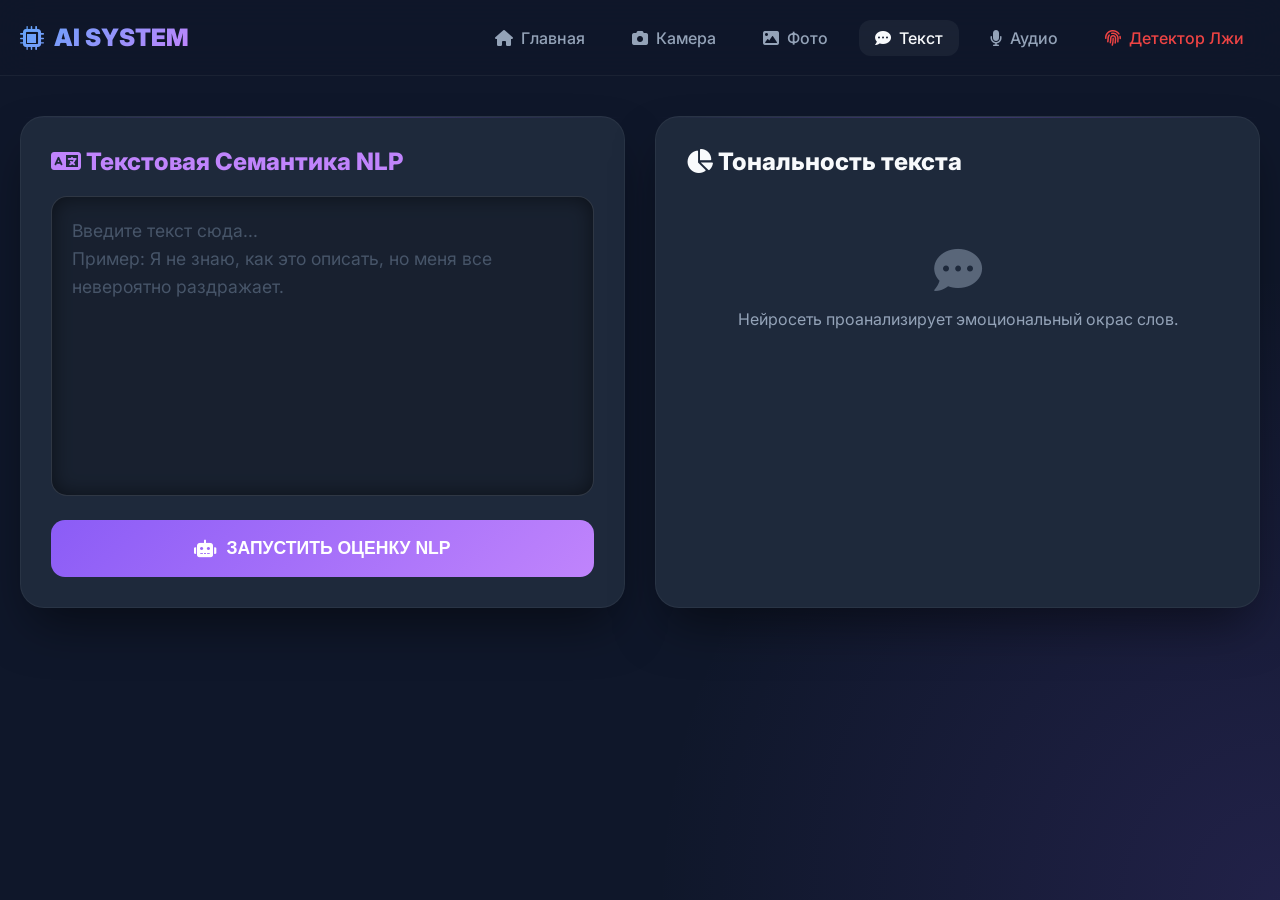
<file: frontend/text.html>
<!DOCTYPE html>
<html lang="ru">
<head>
    <meta charset="UTF-8">
    <meta name="viewport" content="width=device-width, initial-scale=1.0">
    <title>Анализ Текста | AI SYSTEM v2.0</title>
    <link href="https://cdnjs.cloudflare.com/ajax/libs/font-awesome/6.0.0/css/all.min.css" rel="stylesheet">
    <style>
        @import url('https://fonts.googleapis.com/css2?family=Inter:wght@400;600;800;900&display=swap');
        * { margin: 0; padding: 0; box-sizing: border-box; }
        :root { --bg-color: #0f172a; --surface-color: #1e293b; --primary: #8b5cf6; --primary-glow: rgba(139, 92, 246, 0.5); --text-main: #f8fafc; --text-muted: #94a3b8; }
        body { font-family: 'Inter', system-ui, sans-serif; background: var(--bg-color); background-image: radial-gradient(circle at 100% 100%, rgba(139, 92, 246, 0.15) 0px, transparent 40%); color: var(--text-main); min-height: 100vh; }
        
        /* Навигация */
        nav { background: rgba(15, 23, 42, 0.8); backdrop-filter: blur(20px); border-bottom: 1px solid rgba(255,255,255,0.05); position: sticky; top: 0; z-index: 100; }
        nav .container { max-width: 1400px; margin: 0 auto; padding: 0 20px; display: flex; justify-content: space-between; align-items: center; height: 75px; }
        nav .logo { font-size: 1.5em; font-weight: 900; background: linear-gradient(135deg, #60a5fa, #c084fc); -webkit-background-clip: text; -webkit-text-fill-color: transparent; display: flex; align-items: center; gap: 10px; text-decoration: none; }
        nav .links { display: flex; gap: 15px; list-style: none; }
        nav .links a { text-decoration: none; color: var(--text-muted); font-weight: 500; padding: 8px 16px; border-radius: 12px; transition: all 0.3s; display: flex; align-items: center; gap: 8px; }
        nav .links a:hover, nav .links a.active { color: var(--text-main); background: rgba(255,255,255,0.05); }

        .workspace { max-width: 1400px; margin: 40px auto; padding: 0 20px; display: grid; grid-template-columns: 1fr 1fr; gap: 30px; align-items: stretch; }
        @media (max-width: 1000px) { .workspace { grid-template-columns: 1fr; } }
        
        .panel { background: var(--surface-color); border: 1px solid rgba(255,255,255,0.05); border-radius: 24px; padding: 30px; box-shadow: 0 25px 50px -12px rgba(0,0,0,0.5); position: relative; }
        .panel::before { content: ''; position: absolute; top: 0; left: 0; right: 0; height: 1px; background: linear-gradient(90deg, transparent, rgba(139, 92, 246, 0.3), transparent); }

        .text-area { width: 100%; height: 300px; background: rgba(0,0,0,0.2); border: 1px solid rgba(255,255,255,0.1); border-radius: 16px; padding: 20px; color: var(--text-main); font-size: 1.1em; line-height: 1.6; font-family: inherit; resize: none; transition: 0.3s; box-shadow: inset 0 0 20px rgba(0,0,0,0.5); }
        .text-area:focus { outline: none; border-color: var(--primary); box-shadow: inset 0 0 20px rgba(139, 92, 246, 0.1); }
        .text-area::placeholder { color: #475569; }

        .btn-analyze { background: linear-gradient(135deg, #8b5cf6, #c084fc); color: white; border: none; padding: 18px 40px; border-radius: 14px; font-size: 1.1em; font-weight: 700; cursor: pointer; margin-top: 20px; transition: 0.3s; display: inline-flex; align-items: center; gap: 10px; width: 100%; justify-content: center; }
        .btn-analyze:hover { transform: translateY(-3px); box-shadow: 0 10px 25px var(--primary-glow); }

        /* Results UI */
        .res-container { display: flex; flex-direction: column; gap: 20px; opacity: 0; transition: opacity 0.5s; }
        .res-header { display: flex; justify-content: space-between; align-items: center; background: rgba(0,0,0,0.2); padding: 20px; border-radius: 16px; border: 1px solid rgba(255,255,255,0.02); }
        .hero-emoji { font-size: 4em; line-height: 1; filter: drop-shadow(0 0 15px rgba(255,255,255,0.2)); }
        .score-bar { background: rgba(0,0,0,0.3); padding: 15px; border-radius: 12px; display: flex; flex-direction: column; gap: 8px; }
        .sc-title { font-size: 0.9em; font-weight: 600; color: var(--text-muted); display: flex; justify-content: space-between; }
        .sc-track { height: 8px; background: rgba(255,255,255,0.05); border-radius: 4px; overflow: hidden; }
        .sc-fill { height: 100%; background: var(--primary); width: 0%; box-shadow: 0 0 10px var(--primary); transition: width 1s ease-out; }

        .typewriter { overflow: hidden; white-space: nowrap; border-right: 2px solid var(--primary); animation: typing 2.5s steps(40, end), blink-caret .75s step-end infinite; color: var(--text-muted); }
        @keyframes blink-caret { from, to { border-color: transparent } 50% { border-color: var(--primary); } }
        
        .loader { display: none; margin: 50px auto; width: 50px; height: 50px; border: 5px solid rgba(255,255,255,0.1); border-top-color: var(--primary); border-radius: 50%; animation: spin 1s linear infinite; }
        @keyframes spin { to { transform: rotate(360deg); } }
    </style>
</head>
<body>
    <nav>
        <div class="container">
            <a href="/" class="logo"><i class="fa-solid fa-microchip"></i> AI SYSTEM</a>
            <ul class="links">
                <li><a href="/"><i class="fa-solid fa-house"></i> Главная</a></li>
                <li><a href="/camera"><i class="fa-solid fa-camera"></i> Камера</a></li>
                <li><a href="/photo"><i class="fa-solid fa-image"></i> Фото</a></li>
                <li><a href="/text" class="active"><i class="fa-solid fa-comment-dots"></i> Текст</a></li>
                <li><a href="/audio"><i class="fa-solid fa-microphone"></i> Аудио</a></li>
                <li><a href="/lie-detector" style="color: #ef4444;"><i class="fa-solid fa-fingerprint"></i> Детектор Лжи</a></li>
            </ul>
        </div>
    </nav>

    <div class="workspace">
        <div class="panel">
            <h2 style="margin-bottom: 20px; font-weight: 800; color: #c084fc;"><i class="fa-solid fa-language"></i> Текстовая Семантика NLP</h2>
            <textarea id="textInput" class="text-area" placeholder="Введите текст сюда... 
Пример: Я не знаю, как это описать, но меня все невероятно раздражает."></textarea>
            <button class="btn-analyze" id="analyzeBtn" onclick="runTextAnalysis()"><i class="fa-solid fa-robot"></i> ЗАПУСТИТЬ ОЦЕНКУ NLP</button>
        </div>

        <div class="panel">
            <h2 style="margin-bottom: 20px; font-weight: 800;"><i class="fa-solid fa-chart-pie"></i> Тональность текста</h2>
            
            <div id="welcomeState" style="text-align: center; color: var(--text-muted); padding: 50px 0;">
                <i class="fa-solid fa-comment-dots" style="font-size: 3em; margin-bottom: 15px; opacity: 0.5;"></i>
                <p>Нейросеть проанализирует эмоциональный окрас слов.</p>
            </div>
            
            <div class="loader" id="loader"></div>
            
            <div class="res-container" id="resultsPanel">
                <div class="res-header">
                    <div>
                        <div style="font-size: 0.9em; color: var(--text-muted); margin-bottom: 5px;">ДОМИНИРУЮЩАЯ ЭМОЦИЯ</div>
                        <div style="font-size: 2em; font-weight: 900; color: #c084fc;" id="domLabel">-</div>
                    </div>
                    <div class="hero-emoji" id="domEmoji">😶</div>
                </div>
                
                <div id="barsInjection"></div>
            </div>
        </div>
    </div>

    <script>
        const emotionNamesRus = { 'Angry': 'Досада / Гнев', 'Disgust': 'Отвращение', 'Fear': 'Страх', 'Happy': 'Радость', 'Neutral': 'Нейтрально', 'Sad': 'Грусть', 'Surprise': 'Удивление' };
        
        async function runTextAnalysis() {
            const text = document.getElementById('textInput').value;
            if (!text.trim()) { alert('Введите текст!'); return; }

            document.getElementById('welcomeState').style.display = 'none';
            document.getElementById('resultsPanel').style.opacity = '0';
            document.getElementById('loader').style.display = 'block';
            document.getElementById('analyzeBtn').disabled = true;
            document.getElementById('analyzeBtn').style.opacity = '0.5';

            try {
                const res = await fetch('/api/recognize-text', {
                    method: 'POST',
                    headers: { 'Content-Type': 'application/json' },
                    body: JSON.stringify({ text: text })
                });
                const data = await res.json();
                
                setTimeout(() => {
                    document.getElementById('loader').style.display = 'none';
                    document.getElementById('analyzeBtn').disabled = false;
                    document.getElementById('analyzeBtn').style.opacity = '1';
                    
                    document.getElementById('domLabel').textContent = emotionNamesRus[data.emotion];
                    document.getElementById('domEmoji').textContent = data.emoji;

                    const sorted = Object.entries(data.scores).sort((a, b) => b[1] - a[1]);
                    document.getElementById('barsInjection').innerHTML = sorted.map(([emo, val]) => `
                        <div class="score-bar">
                            <div class="sc-title"><span>${emotionNamesRus[emo] || emo}</span><span>${val.toFixed(1)}%</span></div>
                            <div class="sc-track"><div class="sc-fill" style="width: ${val}%;"></div></div>
                        </div>
                    `).join('');

                    document.getElementById('resultsPanel').style.opacity = '1';
                }, 800); // Фишечка: Искусственная задержка для имитации "тяжелых нейросетевых NLP" вычислений
            } catch (e) {
                alert("Ошибка соединения с API");
                document.getElementById('loader').style.display = 'none';
            }
        }
    </script>
</body>
</html>
</file>
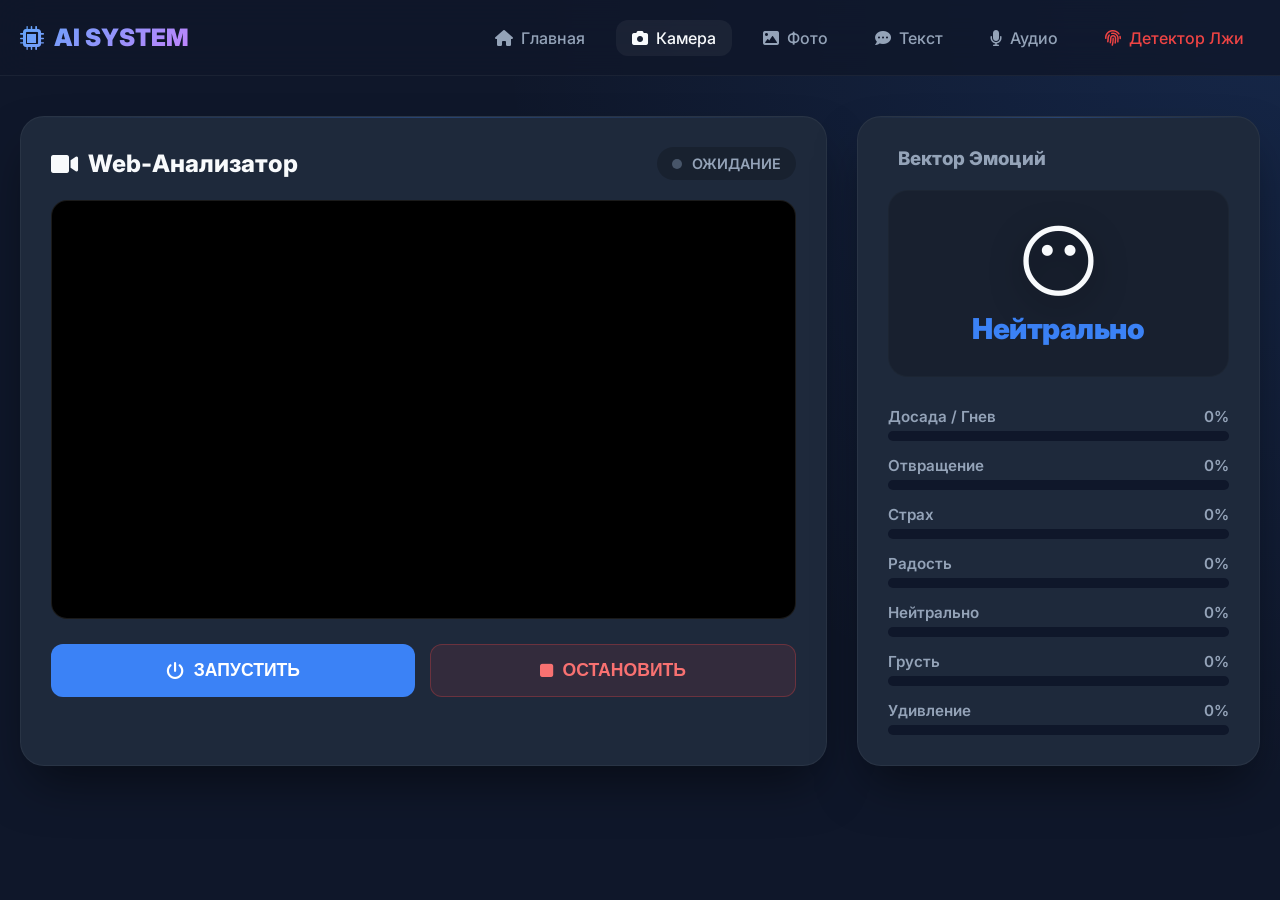
<file: web_app/templates/camera.html>
<!DOCTYPE html>
<html lang="ru">
<head>
    <meta charset="UTF-8">
    <meta name="viewport" content="width=device-width, initial-scale=1.0">
    <title>Web-Камера Эмоций | AI SYSTEM v2.0</title>
    <link href="https://cdnjs.cloudflare.com/ajax/libs/font-awesome/6.0.0/css/all.min.css" rel="stylesheet">
    <style>
        @import url('https://fonts.googleapis.com/css2?family=Inter:wght@300;400;600;800;900&display=swap');
        
        * { margin: 0; padding: 0; box-sizing: border-box; }
        
        :root {
            --bg-color: #0f172a;
            --surface-color: #1e293b;
            --primary: #3b82f6;
            --primary-glow: rgba(59, 130, 246, 0.5);
            --danger: #ef4444;
            --text-main: #f8fafc;
            --text-muted: #94a3b8;
        }

        body {
            font-family: 'Inter', system-ui, sans-serif;
            background: var(--bg-color);
            background-image: radial-gradient(circle at 100% 0%, rgba(59, 130, 246, 0.15) 0px, transparent 50%);
            color: var(--text-main);
            min-height: 100vh;
        }

        /* Навигация */
        nav {
            background: rgba(15, 23, 42, 0.8);
            backdrop-filter: blur(20px);
            border-bottom: 1px solid rgba(255,255,255,0.05);
            position: sticky;
            top: 0;
            z-index: 100;
        }
        nav .container { max-width: 1400px; margin: 0 auto; padding: 0 20px; display: flex; justify-content: space-between; align-items: center; height: 75px; }
        nav .logo { font-size: 1.5em; font-weight: 900; background: linear-gradient(135deg, #60a5fa, #c084fc); -webkit-background-clip: text; -webkit-text-fill-color: transparent; display: flex; align-items: center; gap: 10px; text-decoration: none; }
        nav .links { display: flex; gap: 15px; list-style: none; }
        nav .links a { text-decoration: none; color: var(--text-muted); font-weight: 500; padding: 8px 16px; border-radius: 12px; transition: all 0.3s; display: flex; align-items: center; gap: 8px; }
        nav .links a:hover, nav .links a.active { color: var(--text-main); background: rgba(255,255,255,0.05); }

        /* Контент */
        .workspace { max-width: 1400px; margin: 40px auto; padding: 0 20px; display: grid; grid-template-columns: 2fr 1fr; gap: 30px; }
        @media (max-width: 1000px) { .workspace { grid-template-columns: 1fr; } }
        
        .panel {
            background: var(--surface-color);
            border: 1px solid rgba(255,255,255,0.05);
            border-radius: 24px;
            padding: 30px;
            box-shadow: 0 25px 50px -12px rgba(0,0,0,0.5);
            position: relative;
            overflow: hidden;
        }
        
        .panel::before {
            content: ''; position: absolute; top: 0; left: 0; right: 0; height: 1px;
            background: linear-gradient(90deg, transparent, rgba(59, 130, 246, 0.3), transparent);
        }

        .cam-header { display: flex; justify-content: space-between; align-items: center; margin-bottom: 20px; }
        .cam-title { font-size: 1.5em; font-weight: 800; display: flex; align-items: center; gap: 10px; }
        .cam-status { display: flex; align-items: center; gap: 10px; font-size: 0.9em; font-weight: 600; color: var(--text-muted); background: rgba(0,0,0,0.2); padding: 8px 15px; border-radius: 30px; }
        .dot { width: 10px; height: 10px; border-radius: 50%; background: #475569; }
        .dot.active { background: #22c55e; box-shadow: 0 0 10px #22c55e; animation: pulse 1.5s infinite; }
        @keyframes pulse { 0% { opacity: 0.5; } 50% { opacity: 1; } 100% { opacity: 0.5; } }

        .cam-container {
            width: 100%; aspect-ratio: 16/9; background: #000; border-radius: 16px; overflow: hidden;
            position: relative; border: 1px solid rgba(255,255,255,0.1); box-shadow: inset 0 0 50px rgba(0,0,0,0.8);
        }
        video { width: 100%; height: 100%; object-fit: cover; transform: scaleX(-1); }
        .no-face-warning { position: absolute; top: 20px; left: 50%; transform: translateX(-50%); background: rgba(239, 68, 68, 0.9); color: white; padding: 8px 20px; border-radius: 30px; font-weight: 600; font-size: 0.9em; display: none; backdrop-filter: blur(5px); z-index: 10; }
        
        .controls { display: flex; gap: 15px; margin-top: 25px; }
        .btn { flex: 1; padding: 15px; border-radius: 12px; font-size: 1.1em; font-weight: 700; border: none; cursor: pointer; transition: 0.3s; display: flex; align-items: center; justify-content: center; gap: 10px; }
        .btn-start { background: var(--primary); color: white; }
        .btn-start:hover { background: #2563eb; transform: translateY(-2px); box-shadow: 0 10px 20px var(--primary-glow); }
        .btn-stop { background: rgba(239, 68, 68, 0.1); color: #f87171; border: 1px solid rgba(239, 68, 68, 0.3); }
        .btn-stop:hover { background: rgba(239, 68, 68, 0.2); transform: translateY(-2px); }

        /* Оценки эмоций */
        .primary-emotion {
            text-align: center;
            padding: 30px;
            background: rgba(0,0,0,0.2);
            border-radius: 20px;
            margin-bottom: 30px;
            border: 1px solid rgba(255,255,255,0.02);
        }
        .main-emoji { font-size: 5em; line-height: 1; margin-bottom: 10px; filter: drop-shadow(0 10px 15px rgba(0,0,0,0.5)); }
        .main-label { font-size: 1.8em; font-weight: 900; color: var(--primary); letter-spacing: -0.5px; }

        .bars-container { display: flex; flex-direction: column; gap: 15px; }
        .bar-wrap { display: flex; flex-direction: column; gap: 5px; }
        .bar-header { display: flex; justify-content: space-between; font-size: 0.95em; font-weight: 600; color: var(--text-muted); }
        .bar-bg { width: 100%; height: 10px; background: #0f172a; border-radius: 5px; overflow: hidden; }
        .bar-fill { height: 100%; background: linear-gradient(90deg, #3b82f6, #8b5cf6); border-radius: 5px; width: 0%; transition: width 0.3s cubic-bezier(0.4, 0, 0.2, 1); box-shadow: 0 0 10px rgba(59, 130, 246, 0.5); }
    </style>
</head>
<body>

    <!-- Навигация (глобальная) -->
    <nav>
        <div class="container">
            <a href="/" class="logo"><i class="fa-solid fa-microchip"></i> AI SYSTEM</a>
            <ul class="links">
                <li><a href="/"><i class="fa-solid fa-house"></i> Главная</a></li>
                <li><a href="/camera" class="active"><i class="fa-solid fa-camera"></i> Камера</a></li>
                <li><a href="/photo"><i class="fa-solid fa-image"></i> Фото</a></li>
                <li><a href="/text"><i class="fa-solid fa-comment-dots"></i> Текст</a></li>
                <li><a href="/audio"><i class="fa-solid fa-microphone"></i> Аудио</a></li>
                <li><a href="/lie-detector" style="color: #ef4444;"><i class="fa-solid fa-fingerprint"></i> Детектор Лжи</a></li>
            </ul>
        </div>
    </nav>

    <div class="workspace">
        <!-- Левая колонка: Камера -->
        <div class="panel">
            <div class="cam-header">
                <div class="cam-title"><i class="fa-solid fa-video"></i> Web-Анализатор</div>
                <div class="cam-status"><div class="dot" id="statusDot"></div><span id="statusText">ОЖИДАНИЕ</span></div>
            </div>
            
            <div class="cam-container">
                <div class="no-face-warning" id="noFaceMsg"><i class="fa-solid fa-user-xmark"></i> Лицо не найдено в кадре</div>
                <video id="videoStream" autoplay playsinline></video>
                <canvas id="canvas" style="display:none;"></canvas>
            </div>

            <div class="controls">
                <button class="btn btn-start" onclick="startCamera()"><i class="fa-solid fa-power-off"></i> ЗАПУСТИТЬ</button>
                <button class="btn btn-stop" onclick="stopCamera()"><i class="fa-solid fa-stop"></i> ОСТАНОВИТЬ</button>
            </div>
        </div>

        <!-- Правая колонка: Результаты -->
        <div class="panel">
            <h3 style="margin-bottom: 20px; font-weight: 800; color: var(--text-muted); display:flex; align-items:center; gap:10px;">
                <i class="fa-solid fa-chart-simple"></i> Вектор Эмоций
            </h3>
            
            <div class="primary-emotion">
                <div class="main-emoji" id="currentEmoji">😶</div>
                <div class="main-label" id="emotionLabel">Нейтрально</div>
            </div>

            <div class="bars-container" id="emotionsList">
                <!-- Бары генерируются JS -->
            </div>
        </div>
    </div>

    <script>
        const emotionEmojis = { 'Angry': '😠', 'Disgust': '🤢', 'Fear': '😨', 'Happy': '😊', 'Neutral': '😐', 'Sad': '😢', 'Surprise': '😲' };
        const emotionNamesRus = { 'Angry': 'Досада / Гнев', 'Disgust': 'Отвращение', 'Fear': 'Страх', 'Happy': 'Радость', 'Neutral': 'Нейтрально', 'Sad': 'Грусть', 'Surprise': 'Удивление' };
        const emotions = ['Angry', 'Disgust', 'Fear', 'Happy', 'Neutral', 'Sad', 'Surprise'];
        
        let stream = null, isRunning = false;

        function initUI() {
            document.getElementById('emotionsList').innerHTML = emotions.map(e => `
                <div class="bar-wrap">
                    <div class="bar-header"><span>${emotionNamesRus[e]}</span><span id="val-${e}">0%</span></div>
                    <div class="bar-bg"><div class="bar-fill" id="bar-${e}"></div></div>
                </div>
            `).join('');
        }
        initUI();

        async function startCamera() {
            try {
                stream = await navigator.mediaDevices.getUserMedia({ video: { facingMode: 'user' } });
                document.getElementById('videoStream').srcObject = stream;
                isRunning = true;
                updateStatus('СКАНИРОВАНИЕ...', true);
                analyzeFrame();
            } catch (err) { alert('Ошибка доступа: ' + err.message); }
        }

        function stopCamera() {
            isRunning = false;
            if (stream) stream.getTracks().forEach(t => t.stop());
            stream = null;
            updateStatus('ОСТАНОВЛЕНО', false);
            document.getElementById('emotionLabel').textContent = 'ВЫКЛ';
            document.getElementById('currentEmoji').textContent = '-';
            document.getElementById('noFaceMsg').style.display = 'none';
            emotions.forEach(e => {
                document.getElementById(`bar-${e}`).style.width = '0%';
                document.getElementById(`val-${e}`).textContent = '0%';
            });
        }

        function updateStatus(text, active) {
            document.getElementById('statusText').textContent = text;
            document.getElementById('statusDot').className = 'dot' + (active ? ' active' : '');
        }

        async function analyzeFrame() {
            if (!isRunning) return;
            const video = document.getElementById('videoStream');
            const canvas = document.getElementById('canvas');

            if (video.readyState === video.HAVE_ENOUGH_DATA) {
                canvas.width = video.videoWidth; canvas.height = video.videoHeight;
                canvas.getContext('2d').drawImage(video, 0, 0);

                canvas.toBlob(async (blob) => {
                    const reader = new FileReader();
                    reader.onloadend = async () => {
                        try {
                            const res = await fetch('/api/recognize-frame', {
                                method: 'POST', headers: { 'Content-Type': 'application/json' },
                                body: JSON.stringify({ image: reader.result })
                            });
                            const result = await res.json();

                            if (!isRunning) return; // камера остановлена пока шёл запрос

                            if (result.face_detected) {
                                document.getElementById('noFaceMsg').style.display = 'none';
                                document.getElementById('currentEmoji').textContent = emotionEmojis[result.emotion];
                                document.getElementById('emotionLabel').textContent = emotionNamesRus[result.emotion];
                                
                                emotions.forEach(e => {
                                    let val = result.scores[e] || 0;
                                    document.getElementById(`bar-${e}`).style.width = `${val}%`;
                                    document.getElementById(`val-${e}`).textContent = `${val.toFixed(1)}%`;
                                });
                            } else {
                                document.getElementById('noFaceMsg').style.display = 'block';
                            }
                        } catch (e) {}
                    };
                    reader.readAsDataURL(blob);
                }, 'image/jpeg', 0.5);
            }
            setTimeout(analyzeFrame, 400); // 400ms -> 2.5 FPS для экономии ЦП
        }
    </script>
</body>
</html>
</file>
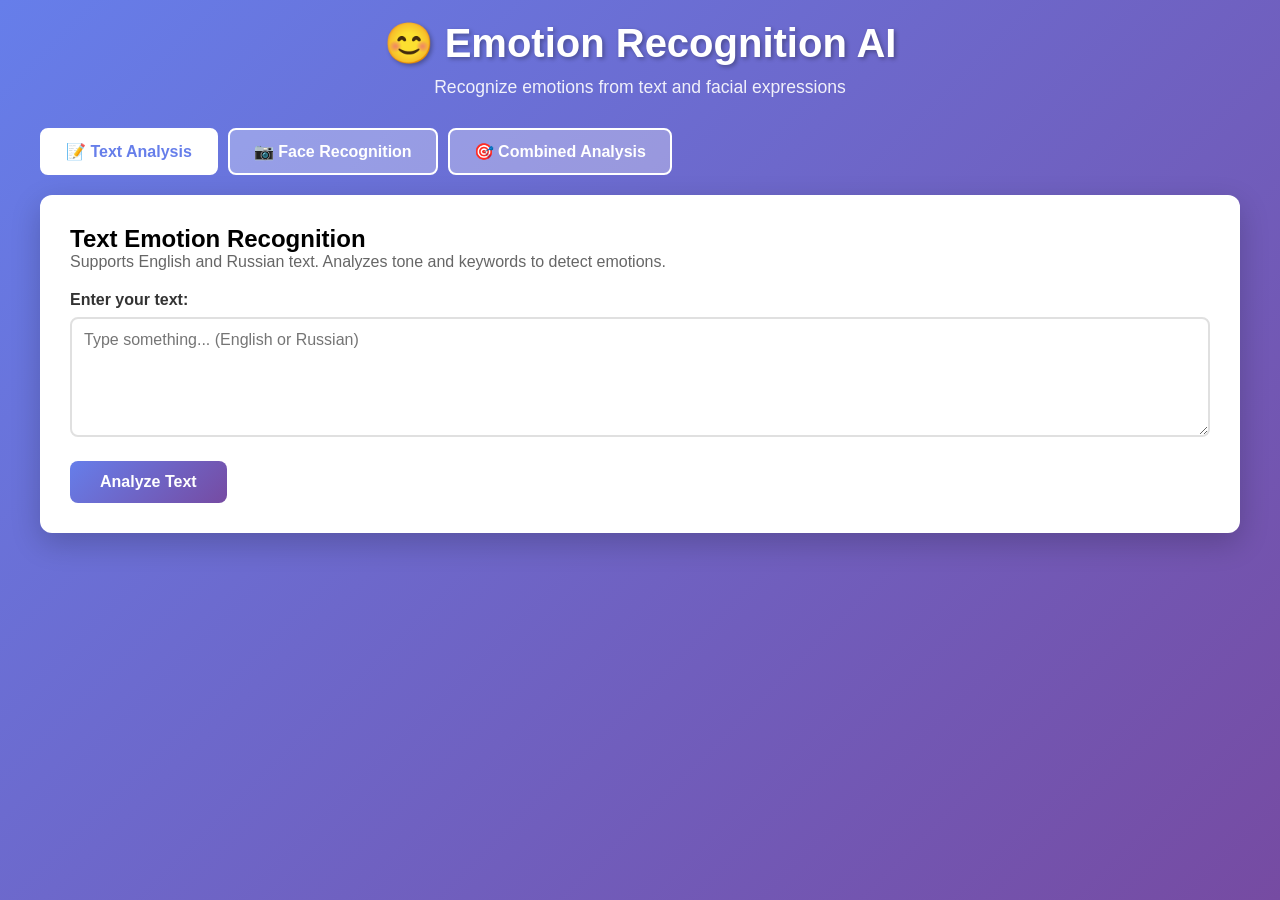
<file: web_app/templates/index_improved.html>
<!DOCTYPE html>
<html lang="en">
<head>
    <meta charset="UTF-8">
    <meta name="viewport" content="width=device-width, initial-scale=1.0">
    <title>Emotion Recognition - Improved</title>
    <style>
        * {
            margin: 0;
            padding: 0;
            box-sizing: border-box;
        }

        body {
            font-family: 'Segoe UI', Tahoma, Geneva, Verdana, sans-serif;
            background: linear-gradient(135deg, #667eea 0%, #764ba2 100%);
            min-height: 100vh;
            padding: 20px;
        }

        .container {
            max-width: 1200px;
            margin: 0 auto;
        }

        header {
            text-align: center;
            color: white;
            margin-bottom: 30px;
        }

        header h1 {
            font-size: 2.5em;
            margin-bottom: 10px;
            text-shadow: 2px 2px 4px rgba(0, 0, 0, 0.3);
        }

        header p {
            font-size: 1.1em;
            opacity: 0.9;
        }

        .tabs {
            display: flex;
            gap: 10px;
            margin-bottom: 20px;
            flex-wrap: wrap;
        }

        .tab-button {
            padding: 12px 24px;
            background: rgba(255, 255, 255, 0.3);
            color: white;
            border: 2px solid white;
            border-radius: 8px;
            cursor: pointer;
            font-size: 1em;
            font-weight: 600;
            transition: all 0.3s ease;
        }

        .tab-button.active {
            background: white;
            color: #667eea;
        }

        .tab-button:hover {
            background: white;
            color: #667eea;
        }

        .tab-content {
            display: none;
            background: white;
            border-radius: 12px;
            padding: 30px;
            box-shadow: 0 10px 30px rgba(0, 0, 0, 0.2);
            animation: fadeIn 0.3s ease;
        }

        .tab-content.active {
            display: block;
        }

        @keyframes fadeIn {
            from {
                opacity: 0;
            }
            to {
                opacity: 1;
            }
        }

        .input-group {
            margin-bottom: 20px;
        }

        label {
            display: block;
            margin-bottom: 8px;
            font-weight: 600;
            color: #333;
        }

        textarea,
        input[type="text"],
        input[type="file"] {
            width: 100%;
            padding: 12px;
            border: 2px solid #e0e0e0;
            border-radius: 8px;
            font-size: 1em;
            font-family: inherit;
            transition: border-color 0.3s ease;
        }

        textarea:focus,
        input[type="text"]:focus,
        input[type="file"]:focus {
            outline: none;
            border-color: #667eea;
        }

        textarea {
            resize: vertical;
            min-height: 120px;
        }

        button {
            padding: 12px 30px;
            background: linear-gradient(135deg, #667eea 0%, #764ba2 100%);
            color: white;
            border: none;
            border-radius: 8px;
            font-size: 1em;
            font-weight: 600;
            cursor: pointer;
            transition: transform 0.2s ease, box-shadow 0.2s ease;
        }

        button:hover {
            transform: translateY(-2px);
            box-shadow: 0 5px 15px rgba(102, 126, 234, 0.4);
        }

        button:active {
            transform: translateY(0);
        }

        .emotion-display {
            display: none;
            margin-top: 30px;
            padding: 20px;
            background: #f8f9fa;
            border-radius: 12px;
            border-left: 5px solid #667eea;
        }

        .emotion-display.show {
            display: block;
            animation: slideIn 0.3s ease;
        }

        @keyframes slideIn {
            from {
                opacity: 0;
                transform: translateY(-10px);
            }
            to {
                opacity: 1;
                transform: translateY(0);
            }
        }

        .main-emotion {
            text-align: center;
            margin-bottom: 20px;
        }

        .emotion-circle {
            width: 120px;
            height: 120px;
            margin: 0 auto 15px;
            border-radius: 50%;
            display: flex;
            align-items: center;
            justify-content: center;
            font-size: 3em;
            box-shadow: 0 5px 15px rgba(0, 0, 0, 0.2);
        }

        .emotion-name {
            font-size: 2em;
            font-weight: 700;
            color: #333;
            margin-bottom: 10px;
        }

        .confidence {
            font-size: 1.2em;
            color: #666;
        }

        .emotion-bar {
            display: flex;
            align-items: center;
            margin-bottom: 12px;
            gap: 10px;
        }

        .emotion-label {
            min-width: 100px;
            font-weight: 600;
            color: #333;
        }

        .emotion-bar-container {
            flex: 1;
            height: 30px;
            background: #e0e0e0;
            border-radius: 15px;
            overflow: hidden;
            position: relative;
        }

        .emotion-bar-fill {
            height: 100%;
            background: linear-gradient(90deg, #667eea, #764ba2);
            display: flex;
            align-items: center;
            justify-content: center;
            color: white;
            font-weight: 600;
            font-size: 0.85em;
            transition: width 0.3s ease;
        }

        .loading {
            text-align: center;
            color: #666;
        }

        .spinner {
            border: 4px solid #f3f3f3;
            border-top: 4px solid #667eea;
            border-radius: 50%;
            width: 40px;
            height: 40px;
            animation: spin 1s linear infinite;
            margin: 20px auto;
        }

        @keyframes spin {
            0% {
                transform: rotate(0deg);
            }
            100% {
                transform: rotate(360deg);
            }
        }

        .error {
            background: #fee;
            border-left-color: #f44;
            color: #c33;
            padding: 15px;
            border-radius: 8px;
            margin-top: 15px;
        }

        .success {
            background: #efe;
            border-left-color: #4f4;
            color: #3c3;
            padding: 15px;
            border-radius: 8px;
            margin-top: 15px;
        }

        .video-container {
            position: relative;
            margin: 20px 0;
            background: #000;
            border-radius: 8px;
            overflow: hidden;
        }

        video {
            width: 100%;
            height: auto;
            display: block;
        }

        .two-column {
            display: grid;
            grid-template-columns: 1fr 1fr;
            gap: 20px;
            margin-top: 20px;
        }

        @media (max-width: 768px) {
            .two-column {
                grid-template-columns: 1fr;
            }

            header h1 {
                font-size: 1.8em;
            }

            .tabs {
                flex-direction: column;
            }

            .tab-button {
                width: 100%;
            }
        }

        .emotion-emoji {
            font-size: 1.5em;
            margin-right: 10px;
        }

        .face-results {
            display: grid;
            grid-template-columns: repeat(auto-fill, minmax(250px, 1fr));
            gap: 15px;
            margin-top: 15px;
        }

        .face-result-card {
            background: white;
            border: 2px solid #e0e0e0;
            border-radius: 8px;
            padding: 15px;
            text-align: center;
        }

        .face-result-card h3 {
            color: #667eea;
            margin-bottom: 10px;
        }

        .face-result-card .confidence {
            color: #666;
            margin-bottom: 10px;
        }

        .keywords {
            margin-top: 10px;
            padding: 10px;
            background: #f0f0f0;
            border-radius: 5px;
            font-size: 0.9em;
        }

        .keyword-tag {
            display: inline-block;
            background: #667eea;
            color: white;
            padding: 3px 8px;
            border-radius: 15px;
            margin: 3px;
            font-size: 0.85em;
        }
    </style>
</head>
<body>
    <div class="container">
        <header>
            <h1>😊 Emotion Recognition AI</h1>
            <p>Recognize emotions from text and facial expressions</p>
        </header>

        <div class="tabs">
            <button class="tab-button active" onclick="switchTab('text')">📝 Text Analysis</button>
            <button class="tab-button" onclick="switchTab('face')">📷 Face Recognition</button>
            <button class="tab-button" onclick="switchTab('combined')">🎯 Combined Analysis</button>
        </div>

        <!-- TEXT EMOTION TAB -->
        <div id="text" class="tab-content active">
            <h2>Text Emotion Recognition</h2>
            <p style="color: #666; margin-bottom: 20px;">
                Supports English and Russian text. Analyzes tone and keywords to detect emotions.
            </p>

            <div class="input-group">
                <label for="textInput">Enter your text:</label>
                <textarea id="textInput"
                    placeholder="Type something... (English or Russian)"></textarea>
            </div>

            <button onclick="recognizeText()">
                <span id="textBtnText">Analyze Text</span>
            </button>

            <div id="textResult" class="emotion-display">
                <div class="main-emotion">
                    <div class="emotion-circle" id="textEmotionCircle"></div>
                    <div class="emotion-name" id="textEmotionName"></div>
                    <div class="confidence" id="textConfidence"></div>
                </div>

                <div style="margin-top: 20px;">
                    <h3 style="margin-bottom: 15px;">All Emotions</h3>
                    <div id="textEmotionBars"></div>
                </div>

                <div id="textKeywords" class="keywords" style="display: none;"></div>
            </div>
        </div>

        <!-- FACE RECOGNITION TAB -->
        <div id="face" class="tab-content">
            <h2>Facial Emotion Recognition</h2>
            <p style="color: #666; margin-bottom: 20px;">
                Upload an image or use your webcam to detect emotions from facial expressions.
            </p>

            <div class="input-group">
                <label for="faceImage">Select or capture image:</label>
                <input type="file" id="faceImage" accept="image/*" />
            </div>

            <div style="margin-bottom: 15px;">
                <button onclick="captureFromWebcam()">📷 Capture from Webcam</button>
            </div>

            <div id="webcamContainer" class="video-container" style="display: none;">
                <video id="webcam" autoplay playsinline></video>
                <div style="padding: 10px; background: #333; color: white; text-align: center;">
                    <button onclick="captureSnapshot()" style="background: #f44; margin-right: 10px;">
                        📸 Capture Snapshot
                    </button>
                    <button onclick="stopWebcam()" style="background: #666;">
                        ✖ Stop
                    </button>
                </div>
            </div>

            <button onclick="recognizeFace()" id="faceBtn">
                <span id="faceBtnText">Analyze Face</span>
            </button>

            <div id="faceResult" class="emotion-display">
                <div id="faceResults"></div>
            </div>
        </div>

        <!-- COMBINED ANALYSIS TAB -->
        <div id="combined" class="tab-content">
            <h2>Combined Emotion Analysis</h2>
            <p style="color: #666; margin-bottom: 20px;">
                Analyze both facial expressions and text together.
            </p>

            <div class="two-column">
                <div>
                    <div class="input-group">
                        <label for="combinedText">Your thoughts:</label>
                        <textarea id="combinedText"
                            placeholder="What are you thinking?"></textarea>
                    </div>
                </div>

                <div>
                    <div class="input-group">
                        <label for="combinedImage">Your face:</label>
                        <input type="file" id="combinedImage" accept="image/*" />
                    </div>
                </div>
            </div>

            <button onclick="recognizeCombined()">🎯 Analyze Both</button>

            <div id="combinedResult" class="emotion-display">
                <div style="display: grid; grid-template-columns: 1fr 1fr; gap: 20px;">
                    <div>
                        <h3 style="color: #667eea; margin-bottom: 15px;">📝 Text Emotion</h3>
                        <div id="combinedTextResult"></div>
                    </div>

                    <div>
                        <h3 style="color: #667eea; margin-bottom: 15px;">😊 Face Emotion</h3>
                        <div id="combinedFaceResult"></div>
                    </div>
                </div>
            </div>
        </div>
    </div>

    <script>
        const EMOTION_EMOJIS = {
            'Angry': '😠',
            'Disgust': '🤢',
            'Fear': '😨',
            'Happy': '😊',
            'Neutral': '😐',
            'Sad': '😢',
            'Surprise': '😲'
        };

        let webcamStream = null;

        function switchTab(tabName) {
            // Hide all tabs
            document.querySelectorAll('.tab-content').forEach(tab => {
                tab.classList.remove('active');
            });
            document.querySelectorAll('.tab-button').forEach(btn => {
                btn.classList.remove('active');
            });

            // Show selected tab
            document.getElementById(tabName).classList.add('active');
            event.target.classList.add('active');
        }

        function formatConfidence(value) {
            return (value * 100).toFixed(1) + '%';
        }

        function displayEmotionBars(emotions, containerId) {
            const container = document.getElementById(containerId);
            container.innerHTML = '';

            const sorted = Object.entries(emotions)
                .sort((a, b) => b[1] - a[1]);

            sorted.forEach(([emotion, confidence]) => {
                const percentage = (confidence * 100).toFixed(0);
                const bar = document.createElement('div');
                bar.className = 'emotion-bar';
                bar.innerHTML = `
                    <div class="emotion-label">${emotion}</div>
                    <div class="emotion-bar-container">
                        <div class="emotion-bar-fill" style="width: ${percentage}%">
                            ${percentage}%
                        </div>
                    </div>
                `;
                container.appendChild(bar);
            });
        }

        // TEXT EMOTION
        async function recognizeText() {
            const text = document.getElementById('textInput').value.trim();

            if (!text) {
                alert('Please enter some text!');
                return;
            }

            const btn = document.getElementById('textBtnText');
            const originalText = btn.textContent;
            btn.textContent = 'Analyzing...';

            try {
                const response = await fetch('/api/recognize-text', {
                    method: 'POST',
                    headers: {
                        'Content-Type': 'application/json'
                    },
                    body: JSON.stringify({ text: text })
                });

                const data = await response.json();

                if (data.status === 'success') {
                    const result = document.getElementById('textResult');
                    document.getElementById('textEmotionCircle').textContent =
                        EMOTION_EMOJIS[data.emotion];
                    document.getElementById('textEmotionName').textContent = data.emotion;
                    document.getElementById('textConfidence').textContent =
                        `Confidence: ${formatConfidence(data.confidence)}`;

                    displayEmotionBars(data.all_emotions, 'textEmotionBars');

                    if (data.keywords && data.keywords.length > 0) {
                        const keywordsDiv = document.getElementById('textKeywords');
                        keywordsDiv.innerHTML = '<strong>Keywords found:</strong> ' +
                            data.keywords.map(k => `<span class="keyword-tag">${k}</span>`)
                                .join('');
                        keywordsDiv.style.display = 'block';
                    }

                    result.classList.add('show');
                } else {
                    alert('Error: ' + data.message);
                }
            } catch (error) {
                alert('Error analyzing text: ' + error.message);
            } finally {
                btn.textContent = originalText;
            }
        }

        // FACE RECOGNITION
        async function recognizeFace() {
            const imageInput = document.getElementById('faceImage');

            if (!imageInput.files[0]) {
                alert('Please select an image first!');
                return;
            }

            const file = imageInput.files[0];
            const reader = new FileReader();

            reader.onload = async (e) => {
                const btn = document.getElementById('faceBtnText');
                const originalText = btn.textContent;
                btn.textContent = 'Analyzing...';

                try {
                    const response = await fetch('/api/recognize-face', {
                        method: 'POST',
                        headers: {
                            'Content-Type': 'application/json'
                        },
                        body: JSON.stringify({ image: e.target.result })
                    });

                    const data = await response.json();

                    if (data.status === 'success') {
                        const result = document.getElementById('faceResult');
                        const resultsHtml = document.getElementById('faceResults');

                        if (data.faces_detected === 0) {
                            resultsHtml.innerHTML = '<p style="color: #666;">No faces detected. Please try another image.</p>';
                        } else {
                            resultsHtml.innerHTML = data.results.map((face, idx) => `
                                <div class="face-result-card">
                                    <h3 style="margin-bottom: 10px;">
                                        ${EMOTION_EMOJIS[face.emotion]} ${face.emotion}
                                    </h3>
                                    <div class="confidence">
                                        Confidence: ${formatConfidence(face.confidence)}
                                    </div>
                                    <div style="font-size: 0.85em; color: #666; margin-bottom: 10px;">
                                        ${data.faces_detected > 1 ? `Face ${idx + 1}` : 'Person'}
                                    </div>
                                    <div style="text-align: left; margin-top: 10px;">
                                        ${Object.entries(face.all_emotions)
                                            .sort((a, b) => b[1] - a[1])
                                            .map(([e, c]) => `
                                            <div style="font-size: 0.8em; color: #666;">
                                                ${e}: ${formatConfidence(c)}
                                            </div>
                                        `).join('')}
                                    </div>
                                </div>
                            `).join('');
                        }

                        result.classList.add('show');
                    } else {
                        alert('Error: ' + data.message);
                    }
                } catch (error) {
                    alert('Error analyzing face: ' + error.message);
                } finally {
                    btn.textContent = originalText;
                }
            };

            reader.readAsDataURL(file);
        }

        // WEBCAM
        async function captureFromWebcam() {
            const container = document.getElementById('webcamContainer');
            const video = document.getElementById('webcam');
            const btn = event.target;

            try {
                const stream = await navigator.mediaDevices.getUserMedia({
                    video: { facingMode: 'user' }
                });

                webcamStream = stream;
                video.srcObject = stream;
                container.style.display = 'block';
                btn.textContent = '📷 Webcam Active';
                btn.disabled = true;
            } catch (error) {
                alert('Could not access webcam: ' + error.message);
            }
        }

        function stopWebcam() {
            if (webcamStream) {
                webcamStream.getTracks().forEach(track => track.stop());
                document.getElementById('webcamContainer').style.display = 'none';
                document.querySelector('button[onclick="captureFromWebcam()"]').textContent =
                    '📷 Capture from Webcam';
                document.querySelector('button[onclick="captureFromWebcam()"]').disabled = false;
            }
        }

        function captureSnapshot() {
            const video = document.getElementById('webcam');
            const canvas = document.createElement('canvas');
            canvas.width = video.videoWidth;
            canvas.height = video.videoHeight;
            canvas.getContext('2d').drawImage(video, 0, 0);

            const imageData = canvas.toDataURL('image/jpeg');
            document.getElementById('faceImage').type = 'hidden';

            // Create hidden input or store data
            window.currentCapturedImage = imageData;

            const ctx = document.createElement('canvas').getContext('2d');
            const img = new Image();
            img.onload = () => {
                const canvas = document.createElement('canvas');
                canvas.width = img.width;
                canvas.height = img.height;
                canvas.getContext('2d').drawImage(img, 0, 0);
                document.getElementById('faceImage').value = canvas.toDataURL('image/jpeg');
            };
            img.src = imageData;

            // Trigger facial recognition
            const file = new File([canvas.toBlob((blob) => {
                const dataTransfer = new DataTransfer();
                dataTransfer.items.add(new File([blob], 'capture.jpg', { type: 'image/jpeg' }));
                document.getElementById('faceImage').files = dataTransfer.files;

                recognizeFace();
                stopWebcam();
            })], 'capture.jpg', { type: 'image/jpeg' });
        }

        // COMBINED
        async function recognizeCombined() {
            const text = document.getElementById('combinedText').value.trim();
            const imageFile = document.getElementById('combinedImage').files[0];

            if (!text && !imageFile) {
                alert('Please provide text or an image!');
                return;
            }

            let imageData = null;
            if (imageFile) {
                const reader = new FileReader();
                await new Promise((resolve) => {
                    reader.onload = (e) => {
                        imageData = e.target.result;
                        resolve();
                    };
                    reader.readAsDataURL(imageFile);
                });
            }

            try {
                const response = await fetch('/api/recognize-combined', {
                    method: 'POST',
                    headers: {
                        'Content-Type': 'application/json'
                    },
                    body: JSON.stringify({
                        text: text,
                        image: imageData
                    })
                });

                const data = await response.json();

                if (data.status === 'success') {
                    const result = document.getElementById('combinedResult');

                    // Text emotion
                    if (data.text_emotion) {
                        const textHtml = `
                            <div style="text-align: center;">
                                <div style="font-size: 3em; margin-bottom: 10px;">
                                    ${EMOTION_EMOJIS[data.text_emotion.emotion]}
                                </div>
                                <div style="font-size: 1.5em; font-weight: 700; color: #667eea; margin-bottom: 10px;">
                                    ${data.text_emotion.emotion}
                                </div>
                                <div style="color: #666;">
                                    ${formatConfidence(data.text_emotion.confidence)}
                                </div>
                            </div>
                        `;
                        document.getElementById('combinedTextResult').innerHTML = textHtml;
                    }

                    // Face emotions
                    if (data.face_emotions && data.face_emotions.length > 0) {
                        const faceHtml = data.face_emotions.map(face => `
                            <div style="text-align: center;">
                                <div style="font-size: 3em; margin-bottom: 10px;">
                                    ${EMOTION_EMOJIS[face.emotion]}
                                </div>
                                <div style="font-size: 1.5em; font-weight: 700; color: #764ba2; margin-bottom: 10px;">
                                    ${face.emotion}
                                </div>
                                <div style="color: #666;">
                                    ${formatConfidence(face.confidence)}
                                </div>
                            </div>
                        `).join('');
                        document.getElementById('combinedFaceResult').innerHTML = faceHtml;
                    }

                    result.classList.add('show');
                }
            } catch (error) {
                alert('Error in combined analysis: ' + error.message);
            }
        }
    </script>
</body>
</html>
</file>
